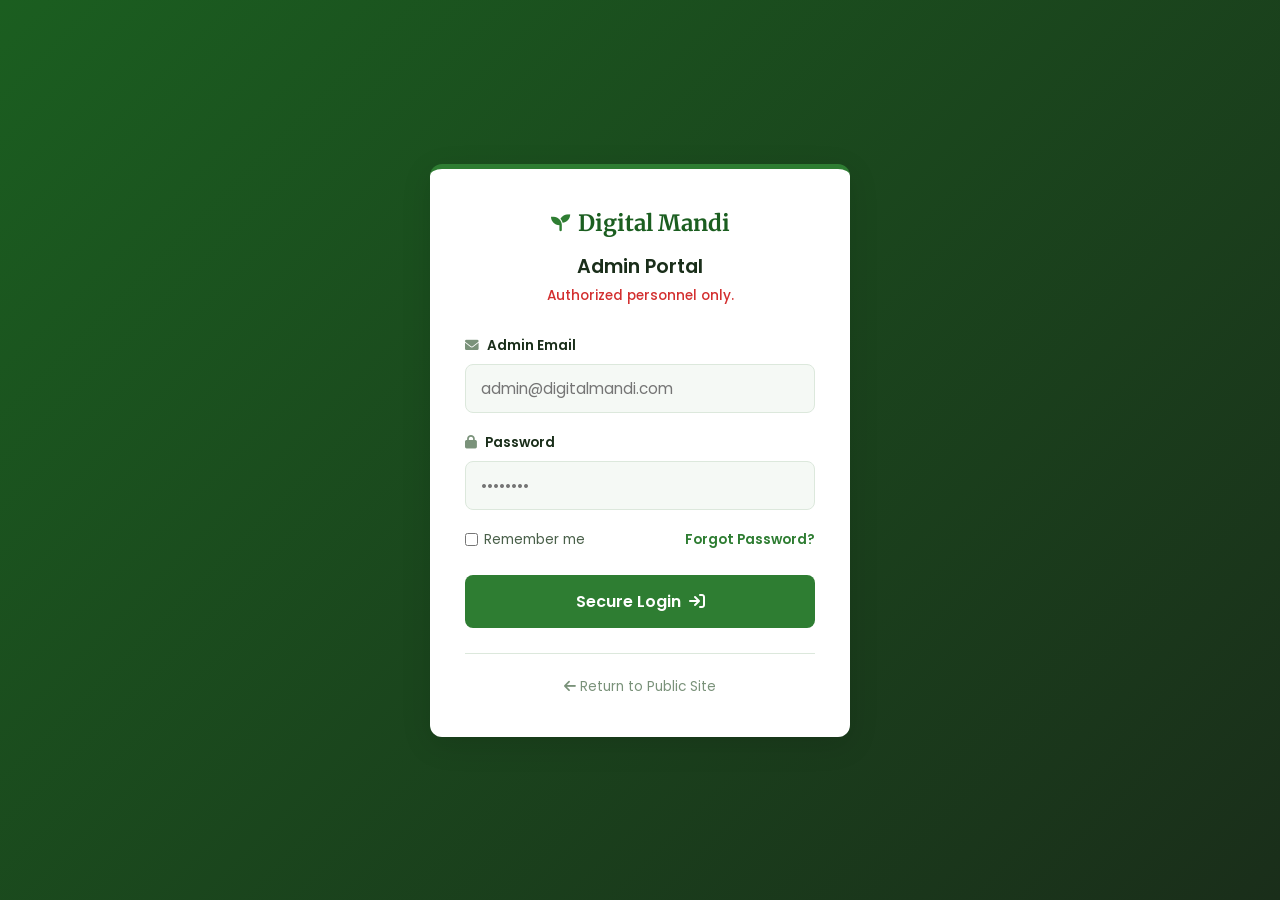
<file: pages/admin.html>
<!DOCTYPE html>
<html lang="en">
<head>
    <meta charset="UTF-8">
    <meta name="viewport" content="width=device-width, initial-scale=1.0">
    <title>Admin Portal - Digital Mandi</title>
    <link rel="stylesheet" href="../css/admin-login.css">
    <link rel="stylesheet" href="https://cdnjs.cloudflare.com/ajax/libs/font-awesome/6.0.0/css/all.min.css">
</head>
<body>

    <div class="admin-login-container">
        <div class="admin-card">
            <div class="admin-header">
                <div class="logo">
                    <i class="fa-solid fa-seedling"></i>
                    <h2>Digital Mandi</h2>
                </div>
                <h3>Admin Portal</h3>
                <p>Authorized personnel only.</p>
            </div>

            <form class="admin-form" action="#" method="POST">
                <div class="form-group">
                    <label class="form-label"><i class="fa-solid fa-envelope"></i> Admin Email</label>
                    <input type="email" class="form-input" placeholder="admin@digitalmandi.com" required>
                </div>

                <div class="form-group">
                    <label class="form-label"><i class="fa-solid fa-lock"></i> Password</label>
                    <input type="password" class="form-input" placeholder="••••••••" required>
                </div>

                <div class="form-row">
                    <label class="remember-label">
                        <input type="checkbox"> Remember me
                    </label>
                    <a href="#" class="forgot-link">Forgot Password?</a>
                </div>

                <button type="submit" class="btn btn-primary btn-full">Secure Login <i class="fa-solid fa-arrow-right-to-bracket"></i></button>
            </form>

            <div class="back-link">
                <a href="index.html"><i class="fa-solid fa-arrow-left"></i> Return to Public Site</a>
            </div>
        </div>
    </div>

</body>
</html>
</file>
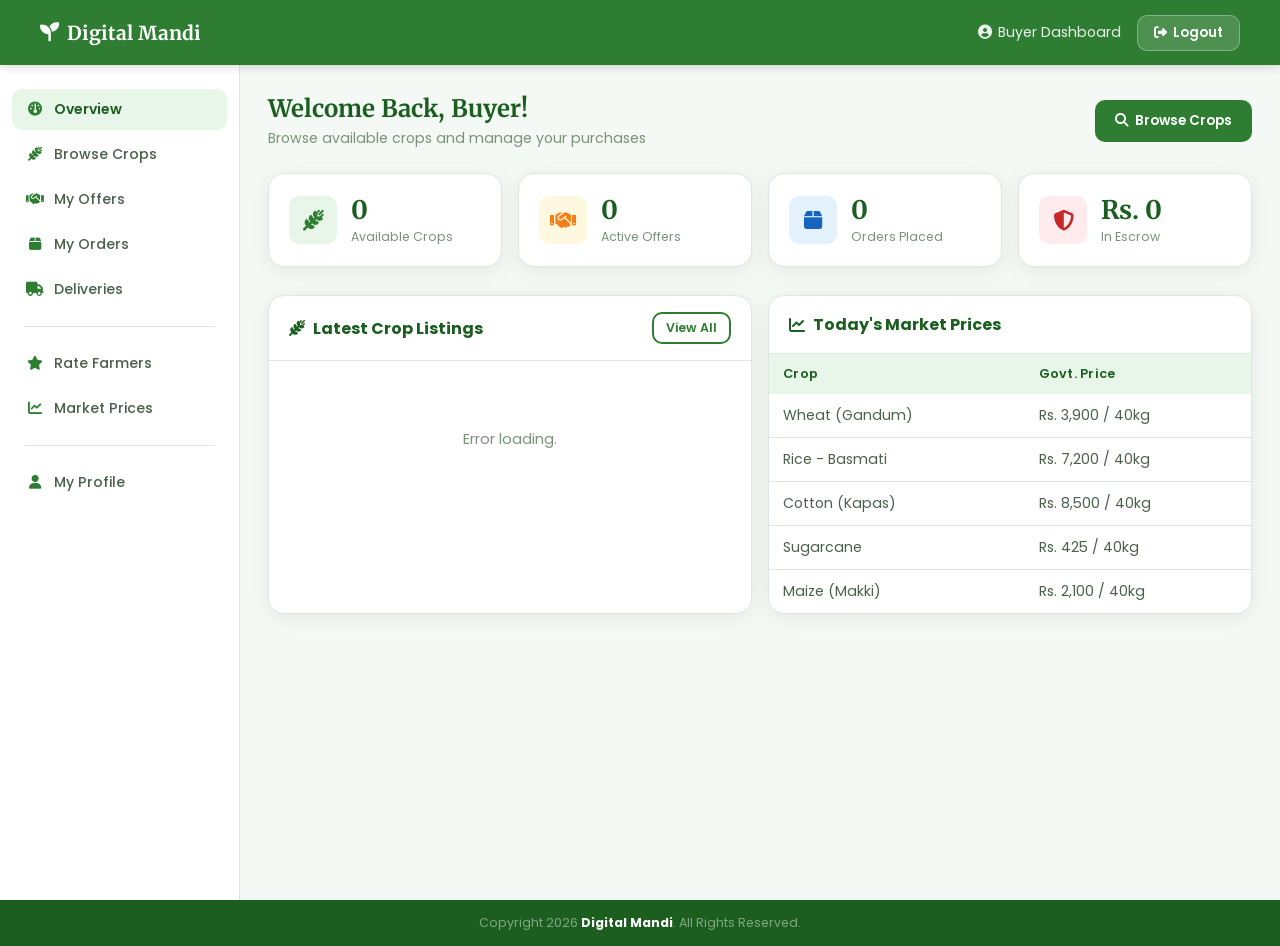
<file: pages/buyer_dashboard.html>
<!DOCTYPE html>
<html lang="en">
<head>
  <meta charset="UTF-8" />
  <meta name="viewport" content="width=device-width, initial-scale=1.0" />
  <title>Buyer Dashboard - Digital Mandi</title>
  <link rel="stylesheet" href="https://cdnjs.cloudflare.com/ajax/libs/font-awesome/6.5.0/css/all.min.css" />
  <link rel="stylesheet" href="../css/dashboard.css" />
</head>
<body>

  <!-- NAVBAR -->
  <nav class="navbar">
    <div class="navbar-inner">
      <div class="navbar-logo">
        <i class="fa-solid fa-seedling"></i>
        Digital Mandi
      </div>
      <div class="navbar-user">
        <span><i class="fa-solid fa-circle-user"></i> Buyer Dashboard</span>
        <a href="../api/auth/logout.php" class="logout-btn">
          <i class="fa-solid fa-right-from-bracket"></i> Logout
        </a>
      </div>
    </div>
  </nav>

  <div class="dashboard-layout">

    <!-- SIDEBAR -->
    <aside class="sidebar">
      <ul class="sidebar-menu">
        <li class="sidebar-item active" onclick="showSection('section-overview', this)">
          <i class="fa-solid fa-gauge"></i> Overview
        </li>
        <li class="sidebar-item" onclick="showSection('section-browse', this)">
          <i class="fa-solid fa-wheat-awn"></i> Browse Crops
        </li>
        <li class="sidebar-item" onclick="showSection('section-offers', this)">
          <i class="fa-solid fa-handshake"></i> My Offers
        </li>
        <li class="sidebar-item" onclick="showSection('section-orders', this)">
          <i class="fa-solid fa-box"></i> My Orders
        </li>
        <li
           class="sidebar-item"
           onclick="showSection('section-deliveries', this)"
         >
           <i class="fa-solid fa-truck"></i> Deliveries
         </li>
        <div class="sidebar-divider"></div>
        <li class="sidebar-item" onclick="showSection('section-ratings', this)">
          <i class="fa-solid fa-star"></i> Rate Farmers
        </li>
        <li class="sidebar-item" onclick="showSection('section-prices', this)">
          <i class="fa-solid fa-chart-line"></i> Market Prices
        </li>
        <div class="sidebar-divider"></div>
        <li class="sidebar-item" onclick="showSection('section-profile', this)">
          <i class="fa-solid fa-user"></i> My Profile
        </li>
      </ul>
    </aside>

    <!-- MAIN CONTENT -->
    <main class="main-content">


      <!-- SECTION 1: OVERVIEW -->
      <div id="section-overview" class="section-content">

        <div class="page-header">
          <div>
            <h2>Welcome Back, Buyer!</h2>
            <p>Browse available crops and manage your purchases</p>
          </div>
          <button class="btn btn-primary" onclick="showSection('section-browse', null)">
            <i class="fa-solid fa-magnifying-glass"></i> Browse Crops
          </button>
        </div>

        <!-- Stats -->
        <div class="stats-row">
          <div class="stat-card">
            <div class="stat-icon green"><i class="fa-solid fa-wheat-awn"></i></div>
            <div><div class="stat-num" id="stat-crops">0</div><div class="stat-label">Available Crops</div></div>
          </div>
          <div class="stat-card">
            <div class="stat-icon gold"><i class="fa-solid fa-handshake"></i></div>
            <div><div class="stat-num">0</div><div class="stat-label">Active Offers</div></div>
          </div>
          <div class="stat-card">
            <div class="stat-icon blue"><i class="fa-solid fa-box"></i></div>
            <div><div class="stat-num">0</div><div class="stat-label">Orders Placed</div></div>
          </div>
          <div class="stat-card">
            <div class="stat-icon red"><i class="fa-solid fa-shield-halved"></i></div>
            <div><div class="stat-num">Rs. 0</div><div class="stat-label">In Escrow</div></div>
          </div>
        </div>

        <!-- Quick cards -->
        <div class="form-row-2">
          <div class="card">
            <div class="card-header">
              <h4><i class="fa-solid fa-wheat-awn"></i> Latest Crop Listings</h4>
              <button class="btn btn-sm btn-outline" onclick="showSection('section-browse', null)">View All</button>
            </div>
            <div class="card-body" id="overview-crops">
              <div class="empty-state">
                <i class="fa-solid fa-spinner fa-spin"></i>
                <p>Loading crops...</p>
              </div>
            </div>
          </div>

          <div class="card">
            <div class="card-header">
              <h4><i class="fa-solid fa-chart-line"></i> Today's Market Prices</h4>
            </div>
            <div class="card-body" style="padding:0;">
              <table class="data-table">
                <thead><tr><th>Crop</th><th>Govt. Price</th></tr></thead>
                <tbody>
                  <tr><td>Wheat (Gandum)</td><td>Rs. 3,900 / 40kg</td></tr>
                  <tr><td>Rice - Basmati</td><td>Rs. 7,200 / 40kg</td></tr>
                  <tr><td>Cotton (Kapas)</td><td>Rs. 8,500 / 40kg</td></tr>
                  <tr><td>Sugarcane</td><td>Rs. 425 / 40kg</td></tr>
                  <tr><td>Maize (Makki)</td><td>Rs. 2,100 / 40kg</td></tr>
                </tbody>
              </table>
            </div>
          </div>
        </div>
      </div>


      <!-- SECTION 2: BROWSE CROPS -->
      <div id="section-browse" class="section-content" style="display:none;">

        <div class="page-header">
          <div>
            <h2>Browse Available Crops</h2>
            <p>Find fresh crops directly from farmers at fair prices</p>
          </div>
        </div>

        <!-- Filter Bar -->
        <div class="card" style="margin-bottom:20px;">
          <div class="card-body" style="padding:16px 20px;">
            <div class="form-row-3">
              <div class="form-group" style="margin-bottom:0;">
                <label class="form-label">Filter by Crop</label>
                <select id="filter-crop" class="form-select" onchange="loadCrops()">
                  <option value="">All Crops</option>
                  <option>Wheat (Gandum)</option>
                  <option>Rice (Chawal)</option>
                  <option>Cotton (Kapas)</option>
                  <option>Sugarcane (Ganna)</option>
                  <option>Maize (Makki)</option>
                  <option>Vegetables</option>
                  <option>Other</option>
                </select>
              </div>
              <div class="form-group" style="margin-bottom:0;">
                <label class="form-label">Filter by Location</label>
                <input type="text" id="filter-location" class="form-input"
                       placeholder="e.g. Faisalabad" oninput="loadCrops()" />
              </div>
              <div class="form-group" style="margin-bottom:0;">
                <label class="form-label">Sort By</label>
                <select id="filter-sort" class="form-select" onchange="loadCrops()">
                  <option value="newest">Newest First</option>
                  <option value="price_low">Price: Low to High</option>
                  <option value="price_high">Price: High to Low</option>
                </select>
              </div>
            </div>
          </div>
        </div>

        <!-- Crops Grid -->
        <div id="browse-crops-container">
          <div class="empty-state">
            <i class="fa-solid fa-spinner fa-spin"></i>
            <p>Loading available crops...</p>
          </div>
        </div>

      </div>


      <!-- SECTION 3: MY OFFERS -->
      <div id="section-offers" class="section-content" style="display:none;">
        <div class="page-header">
          <div><h2>My Offers</h2><p>Offers you have sent to farmers</p></div>
        </div>
        <div class="card">
          <div class="card-body">
            <div class="empty-state">
              <i class="fa-solid fa-handshake"></i>
              <p>No offers sent yet. Browse crops and send an offer!</p>
              <button class="btn btn-primary btn-sm" onclick="showSection('section-browse', null)">Browse Crops</button>
            </div>
          </div>
        </div>
      </div>


      <!-- SECTION 4: MY ORDERS -->
      <div id="section-orders" class="section-content" style="display:none;">
        <div class="page-header">
          <div><h2>My Orders</h2><p>Track your confirmed orders and delivery status</p></div>
        </div>
        <div class="card">
          <div class="card-body">
            <div class="empty-state">
              <i class="fa-solid fa-box"></i>
              <p>No orders yet. Orders will appear here after a deal is confirmed.</p>
            </div>
          </div>
        </div>
      </div>

      <!-- SECTION: DELIVERIES -->
<div id="section-deliveries" class="section-content" style="display:none;">
  <div class="page-header">
    <div>
      <h2>Available Delivery Services</h2>
      <p>Find delivery men to transport your goods safely</p>
    </div>
  </div>
  <div id="delivery-routes-container">
    <div class="empty-state">
      <i class="fa-solid fa-spinner fa-spin"></i>
      <p>Loading delivery routes...</p>
    </div>
  </div>
</div>

      <!-- SECTION 5: RATE FARMERS -->
      <div id="section-ratings" class="section-content" style="display:none;">

        <div class="page-header">
          <div>
            <h2>Rate Farmers</h2>
            <p>Share your experience to help other buyers</p>
          </div>
        </div>

        <!-- Rating Form -->
        <div class="card" style="margin-bottom:20px;">
          <div class="card-header">
            <h4><i class="fa-solid fa-star"></i> Give Rating to a Farmer</h4>
          </div>
          <div class="card-body">
            <form id="ratingForm" onsubmit="handleRatingSubmit(event)">

              <div class="form-row-2">
                <div class="form-group">
                  <label class="form-label">Farmer Name / ID</label>
                  <input type="text" name="farmer_name" id="farmer_name"
                         class="form-input" placeholder="e.g. Ahmad Khan or Farmer ID" required />
                </div>
                <div class="form-group">
                  <label class="form-label">Your Rating</label>
                  <select name="rating" id="rating" class="form-select" required>
                    <option value="">Select Rating</option>
                    <option value="5">⭐⭐⭐⭐⭐ — Excellent (5/5)</option>
                    <option value="4">⭐⭐⭐⭐ — Very Good (4/5)</option>
                    <option value="3">⭐⭐⭐ — Good (3/5)</option>
                    <option value="2">⭐⭐ — Fair (2/5)</option>
                    <option value="1">⭐ — Poor (1/5)</option>
                  </select>
                </div>
              </div>

              <div class="form-group">
                <label class="form-label">Your Review</label>
                <textarea name="review" id="review" class="form-input" rows="3"
                          placeholder="Write your honest experience with this farmer..."
                          style="resize:vertical;"></textarea>
              </div>

              <div id="rating-msg" class="msg-box"></div>

              <button type="submit" id="rating-btn" class="btn btn-primary">
                <i class="fa-solid fa-paper-plane"></i> Submit Rating
              </button>

            </form>
          </div>
        </div>

        <!-- Previous Ratings -->
        <div class="card">
          <div class="card-header">
            <h4><i class="fa-solid fa-list"></i> Ratings You Have Given</h4>
          </div>
          <div class="card-body">
            <div class="empty-state">
              <i class="fa-solid fa-star"></i>
              <p>You have not rated any farmer yet.</p>
            </div>
          </div>
        </div>

      </div>


      <!-- SECTION 6: MARKET PRICES -->
      <div id="section-prices" class="section-content" style="display:none;">
        <div class="page-header">
          <div><h2>Government Market Prices</h2><p>Official rates — Last updated: March 2026</p></div>
        </div>
        <div class="card">
          <div class="card-body" style="padding:0;">
            <table class="data-table">
              <thead>
                <tr><th>Crop / Product</th><th>Unit</th><th>Govt. Price (Rs.)</th><th>Category</th></tr>
              </thead>
              <tbody>
                <tr><td>Wheat (Gandum)</td><td>40 kg</td><td><strong>3,900</strong></td><td><span class="badge badge-green">Crop</span></td></tr>
                <tr><td>Rice - Basmati</td><td>40 kg</td><td><strong>7,200</strong></td><td><span class="badge badge-green">Crop</span></td></tr>
                <tr><td>Sugarcane (Ganna)</td><td>40 kg</td><td><strong>425</strong></td><td><span class="badge badge-green">Crop</span></td></tr>
                <tr><td>Cotton (Kapas)</td><td>40 kg</td><td><strong>8,500</strong></td><td><span class="badge badge-green">Crop</span></td></tr>
                <tr><td>Maize (Makki)</td><td>40 kg</td><td><strong>2,100</strong></td><td><span class="badge badge-green">Crop</span></td></tr>
                <tr><td>DAP Fertilizer</td><td>50 kg bag</td><td><strong>9,400</strong></td><td><span class="badge badge-gold">Fertilizer</span></td></tr>
                <tr><td>Urea Fertilizer</td><td>50 kg bag</td><td><strong>3,500</strong></td><td><span class="badge badge-gold">Fertilizer</span></td></tr>
              </tbody>
            </table>
          </div>
        </div>
      </div>


      <!-- SECTION 7: PROFILE -->
      <div id="section-profile" class="section-content" style="display:none;">
        <div class="page-header">
          <div><h2>My Profile</h2><p>Your account information</p></div>
        </div>
        <div class="card">
          <div class="card-body">
            <div class="empty-state">
              <i class="fa-solid fa-user"></i>
              <p>Profile details coming soon.</p>
            </div>
          </div>
        </div>
      </div>


    </main>
  </div>

  <!-- FOOTER -->
  <footer class="footer">
    <p>Copyright 2026 <strong>Digital Mandi</strong>. All Rights Reserved.</p>
  </footer>

  <script src="../js/buyer_dashboard.js"></script>
</body>
</html>
</file>
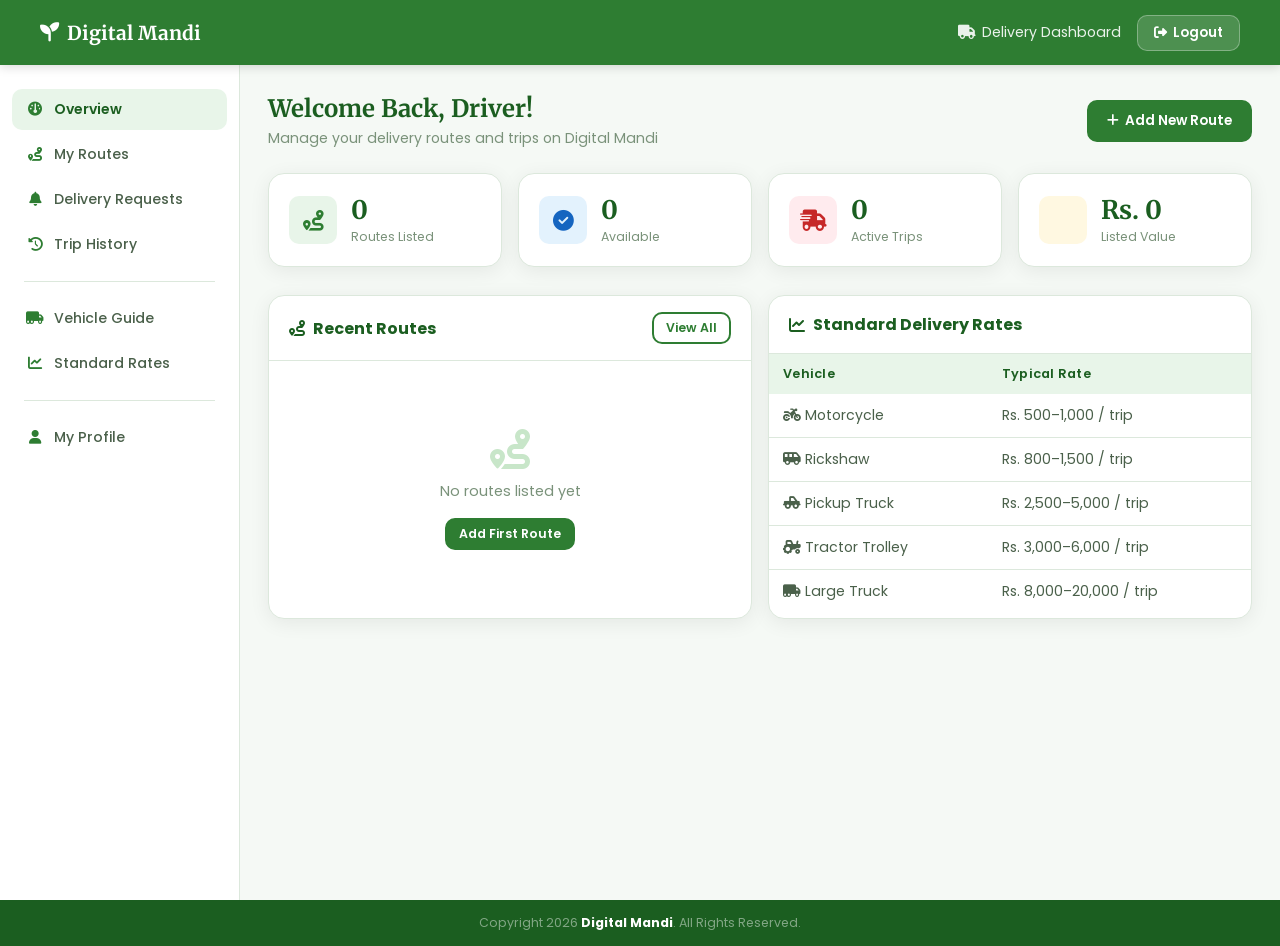
<file: pages/delivery_dashboard.html>
<!DOCTYPE html>
<html lang="en">

<head>
    <meta charset="UTF-8" />
    <meta name="viewport" content="width=device-width, initial-scale=1.0" />
    <title>Delivery Dashboard - Digital Mandi</title>
    <link rel="stylesheet" href="https://cdnjs.cloudflare.com/ajax/libs/font-awesome/6.5.0/css/all.min.css" />
    <link rel="stylesheet" href="../css/dashboard.css" />
    <script src="../js/delivery_dashboard.js" defer></script>
</head>

<body>

    <!-- NAVBAR -->
    <nav class="navbar">
        <div class="navbar-inner">
            <div class="navbar-logo">
                <i class="fa-solid fa-seedling"></i>
                Digital Mandi
            </div>
            <div class="navbar-user">
                <span><i class="fa-solid fa-truck"></i> Delivery Dashboard</span>
                <a href="../api/auth/logout.php" class="logout-btn">
                    <i class="fa-solid fa-right-from-bracket"></i> Logout
                </a>
            </div>
        </div>
    </nav>

    <div class="dashboard-layout">

        <!-- SIDEBAR -->
        <aside class="sidebar">
            <ul class="sidebar-menu">
                <li class="sidebar-item active" onclick="showSection('section-overview', this)">
                    <i class="fa-solid fa-gauge"></i> Overview
                </li>
                <li class="sidebar-item" onclick="showSection('section-routes', this)">
                    <i class="fa-solid fa-route"></i> My Routes
                </li>
                <li class="sidebar-item" onclick="showSection('section-requests', this)">
                    <i class="fa-solid fa-bell"></i> Delivery Requests
                </li>
                <li class="sidebar-item" onclick="showSection('section-history', this)">
                    <i class="fa-solid fa-clock-rotate-left"></i> Trip History
                </li>
                <div class="sidebar-divider"></div>
                <li class="sidebar-item" onclick="showSection('section-vehicles', this)">
                    <i class="fa-solid fa-truck-moving"></i> Vehicle Guide
                </li>
                <li class="sidebar-item" onclick="showSection('section-rates', this)">
                    <i class="fa-solid fa-chart-line"></i> Standard Rates
                </li>
                <div class="sidebar-divider"></div>
                <li class="sidebar-item" onclick="showSection('section-profile', this)">
                    <i class="fa-solid fa-user"></i> My Profile
                </li>
            </ul>
        </aside>

        <!-- MAIN CONTENT -->
        <main class="main-content">


            <!-- SECTION 1: OVERVIEW -->
            <div id="section-overview" class="section-content">
                <div class="page-header">
                    <div>
                        <h2>Welcome Back, Driver!</h2>
                        <p>Manage your delivery routes and trips on Digital Mandi</p>
                    </div>
                    <button class="btn btn-primary" onclick="showSection('section-routes', null); showAddForm();">
                        <i class="fa-solid fa-plus"></i> Add New Route
                    </button>
                </div>

                <!-- Stats -->
                <div class="stats-row">
                    <div class="stat-card">
                        <div class="stat-icon green"><i class="fa-solid fa-route"></i></div>
                        <div>
                            <div class="stat-num" id="stat-total">0</div>
                            <div class="stat-label">Routes Listed</div>
                        </div>
                    </div>
                    <div class="stat-card">
                        <div class="stat-icon blue"><i class="fa-solid fa-circle-check"></i></div>
                        <div>
                            <div class="stat-num" id="stat-available">0</div>
                            <div class="stat-label">Available</div>
                        </div>
                    </div>
                    <div class="stat-card">
                        <div class="stat-icon red"><i class="fa-solid fa-truck-fast"></i></div>
                        <div>
                            <div class="stat-num" id="stat-busy">0</div>
                            <div class="stat-label">Active Trips</div>
                        </div>
                    </div>
                    <div class="stat-card">
                        <div class="stat-icon gold"><i class="fa-solid fa-Pakistani-rupee-sign"></i></div>
                        <div>
                            <div class="stat-num" id="stat-earnings">Rs. 0</div>
                            <div class="stat-label">Listed Value</div>
                        </div>
                    </div>
                </div>

                <!-- Quick cards -->
                <div class="form-row-2">
                    <div class="card">
                        <div class="card-header">
                            <h4><i class="fa-solid fa-route"></i> Recent Routes</h4>
                            <button class="btn btn-sm btn-outline" onclick="showSection('section-routes', null)">View
                                All</button>
                        </div>
                        <div class="card-body">
                            <div class="empty-state">
                                <i class="fa-solid fa-route"></i>
                                <p>No routes listed yet</p>
                                <button class="btn btn-primary btn-sm"
                                    onclick="showSection('section-routes', null); showAddForm();">Add First
                                    Route</button>
                            </div>
                        </div>
                    </div>

                    <div class="card">
                        <div class="card-header">
                            <h4><i class="fa-solid fa-chart-line"></i> Standard Delivery Rates</h4>
                        </div>
                        <div class="card-body" style="padding:0;">
                            <table class="data-table">
                                <thead>
                                    <tr>
                                        <th>Vehicle</th>
                                        <th>Typical Rate</th>
                                    </tr>
                                </thead>
                                <tbody>
                                    <tr>
                                        <td><i class="fa-solid fa-motorcycle"></i> Motorcycle</td>
                                        <td>Rs. 500–1,000 / trip</td>
                                    </tr>
                                    <tr>
                                        <td><i class="fa-solid fa-van-shuttle"></i> Rickshaw</td>
                                        <td>Rs. 800–1,500 / trip</td>
                                    </tr>
                                    <tr>
                                        <td><i class="fa-solid fa-truck-pickup"></i> Pickup Truck</td>
                                        <td>Rs. 2,500–5,000 / trip</td>
                                    </tr>
                                    <tr>
                                        <td><i class="fa-solid fa-tractor"></i> Tractor Trolley</td>
                                        <td>Rs. 3,000–6,000 / trip</td>
                                    </tr>
                                    <tr>
                                        <td><i class="fa-solid fa-truck-moving"></i> Large Truck</td>
                                        <td>Rs. 8,000–20,000 / trip</td>
                                    </tr>
                                </tbody>
                            </table>
                        </div>
                    </div>
                </div>
            </div>


            <!-- SECTION 2: MY ROUTES (CRUD) -->
            <div id="section-routes" class="section-content" style="display:none;">
                <div class="page-header">
                    <div>
                        <h2>My Delivery Routes</h2>
                        <p>Add, edit or remove the routes you can deliver on</p>
                    </div>
                    <button class="btn btn-primary" onclick="showAddForm()">
                        <i class="fa-solid fa-plus"></i> Add New Route
                    </button>
                </div>

                <!-- Add / Edit Form -->
                <div class="card" id="route-form-card" style="display:none;">
                    <div class="card-header">
                        <h4><i class="fa-solid fa-route"></i> <span id="form-title">Add New Route</span></h4>
                        <button class="btn btn-sm btn-outline" onclick="hideForm()">
                            <i class="fa-solid fa-xmark"></i> Cancel
                        </button>
                    </div>
                    <div class="card-body">
                        <form id="routeForm" onsubmit="handleRouteSubmit(event)">

                            <input type="hidden" id="route_id" name="route_id" value="" />

                            <div class="form-row-2">
                                <div class="form-group">
                                    <label class="form-label">Pickup Area (From)</label>
                                    <input type="text" name="pickup_area" id="pickup_area" class="form-input"
                                        placeholder="e.g. Faisalabad Mandi, Punjab" required />
                                </div>
                                <div class="form-group">
                                    <label class="form-label">Drop Area (To)</label>
                                    <input type="text" name="drop_area" id="drop_area" class="form-input"
                                        placeholder="e.g. Lahore Sabzi Mandi" required />
                                </div>
                            </div>

                            <div class="form-row-3">
                                <div class="form-group">
                                    <label class="form-label">Vehicle Type</label>
                                    <select name="vehicle_type" id="vehicle_type" class="form-select" required>
                                        <option value="">Select Vehicle</option>
                                        <option value="motorcycle">Motorcycle</option>
                                        <option value="rickshaw">Rickshaw</option>
                                        <option value="pickup_truck">Pickup Truck</option>
                                        <option value="tractor_trolley">Tractor Trolley</option>
                                        <option value="mini_truck">Mini Truck</option>
                                        <option value="large_truck">Large Truck</option>
                                    </select>
                                </div>
                                <div class="form-group">
                                    <label class="form-label">Cargo Type</label>
                                    <select name="cargo_type" id="cargo_type" class="form-select" required>
                                        <option value="crops">Crops</option>
                                        <option value="fertilizer">Fertilizer</option>
                                        <option value="seeds">Seeds</option>
                                        <option value="mixed">Mixed / Any</option>
                                    </select>
                                </div>
                                <div class="form-group">
                                    <label class="form-label">Capacity (kg)</label>
                                    <input type="number" name="capacity_kg" id="capacity_kg" class="form-input"
                                        placeholder="e.g. 2000" required />
                                </div>
                            </div>

                            <div class="form-row-3">
                                <div class="form-group">
                                    <label class="form-label">Price per Trip (Rs.)</label>
                                    <input type="number" name="price_per_trip" id="price_per_trip" class="form-input"
                                        placeholder="e.g. 5000" required />
                                </div>
                                <div class="form-group">
                                    <label class="form-label">Contact Number</label>
                                    <input type="text" name="contact" id="contact" class="form-input"
                                        placeholder="e.g. 03001234567" required />
                                </div>
                                <div class="form-group">
                                    <label class="form-label">Status</label>
                                    <select name="status" id="status" class="form-select">
                                        <option value="available">Available</option>
                                        <option value="busy">Busy (On Trip)</option>
                                        <option value="on_leave">On Leave</option>
                                    </select>
                                </div>
                            </div>

                            <div class="form-group">
                                <label class="form-label">Description (optional)</label>
                                <input type="text" name="description" id="description" class="form-input"
                                    placeholder="Any extra details — scheduling, special cargo handling..." />
                            </div>

                            <div id="form-msg" class="msg-box"></div>

                            <button type="submit" id="form-btn" class="btn btn-primary">
                                <i class="fa-solid fa-floppy-disk"></i> Save Route
                            </button>

                        </form>
                    </div>
                </div>

                <!-- Routes Table -->
                <div class="card">
                    <div class="card-header">
                        <h4><i class="fa-solid fa-list"></i> All My Routes</h4>
                    </div>
                    <div class="card-body" style="padding:0;">
                        <div id="routes-container">
                            <div class="empty-state">
                                <i class="fa-solid fa-spinner fa-spin"></i>
                                <p>Loading your routes...</p>
                            </div>
                        </div>
                    </div>
                </div>
            </div>


            <!-- SECTION 3: DELIVERY REQUESTS -->
            <div id="section-requests" class="section-content" style="display:none;">
                <div class="page-header">
                    <div>
                        <h2>Delivery Requests</h2>
                        <p>Farmers and buyers looking for delivery in your area</p>
                    </div>
                </div>
                <div class="card">
                    <div class="card-body">
                        <div class="empty-state">
                            <i class="fa-solid fa-bell"></i>
                            <p>No delivery requests yet. Add your routes so farmers can find you!</p>
                            <button class="btn btn-primary btn-sm"
                                onclick="showSection('section-routes', null); showAddForm();">Add a Route</button>
                        </div>
                    </div>
                </div>
            </div>


            <!-- SECTION 4: TRIP HISTORY -->
            <div id="section-history" class="section-content" style="display:none;">
                <div class="page-header">
                    <div>
                        <h2>Trip History</h2>
                        <p>Track your completed delivery trips and earnings</p>
                    </div>
                </div>
                <div class="card">
                    <div class="card-body">
                        <div class="empty-state">
                            <i class="fa-solid fa-clock-rotate-left"></i>
                            <p>No trips completed yet. Completed trips will appear here.</p>
                        </div>
                    </div>
                </div>
            </div>


            <!-- SECTION 5: VEHICLE GUIDE -->
            <div id="section-vehicles" class="section-content" style="display:none;">
                <div class="page-header">
                    <div>
                        <h2>Vehicle Suitability Guide</h2>
                        <p>Which vehicle is best for which agricultural cargo</p>
                    </div>
                </div>
                <div class="card">
                    <div class="card-body" style="padding:0;">
                        <table class="data-table">
                            <thead>
                                <tr>
                                    <th>Vehicle</th>
                                    <th>Urdu Name</th>
                                    <th>Capacity</th>
                                    <th>Best For</th>
                                    <th>Typical Route</th>
                                    <th>Rate Range</th>
                                </tr>
                            </thead>
                            <tbody>
                                <tr>
                                    <td><i class="fa-solid fa-motorcycle"></i> <strong>Motorcycle</strong></td>
                                    <td>موٹر سائیکل</td>
                                    <td>Up to 80 kg</td>
                                    <td><span class="badge badge-blue">Seeds / Documents</span></td>
                                    <td>Local village routes</td>
                                    <td>Rs. 500–1,000 / trip</td>
                                </tr>
                                <tr>
                                    <td><i class="fa-solid fa-van-shuttle"></i> <strong>Rickshaw</strong></td>
                                    <td>رکشہ / چنگچی</td>
                                    <td>Up to 300 kg</td>
                                    <td><span class="badge badge-green">Vegetables / Small loads</span></td>
                                    <td>Mandi to nearby areas</td>
                                    <td>Rs. 800–1,500 / trip</td>
                                </tr>
                                <tr>
                                    <td><i class="fa-solid fa-truck-pickup"></i> <strong>Pickup Truck</strong></td>
                                    <td>پک اپ گاڑی</td>
                                    <td>Up to 1,500 kg</td>
                                    <td><span class="badge badge-gold">Fertilizer / Crops</span></td>
                                    <td>District to district</td>
                                    <td>Rs. 2,500–5,000 / trip</td>
                                </tr>
                                <tr>
                                    <td><i class="fa-solid fa-tractor"></i> <strong>Tractor Trolley</strong></td>
                                    <td>ٹریکٹر ٹرالی</td>
                                    <td>Up to 5,000 kg</td>
                                    <td><span class="badge badge-green">Wheat / Rice / Bulk crops</span></td>
                                    <td>Farm to mandi</td>
                                    <td>Rs. 3,000–6,000 / trip</td>
                                </tr>
                                <tr>
                                    <td><i class="fa-solid fa-truck"></i> <strong>Mini Truck</strong></td>
                                    <td>چھوٹا ٹرک</td>
                                    <td>Up to 7,000 kg</td>
                                    <td><span class="badge badge-gold">Fertilizer / Mixed cargo</span></td>
                                    <td>Province-wide delivery</td>
                                    <td>Rs. 5,000–12,000 / trip</td>
                                </tr>
                                <tr>
                                    <td><i class="fa-solid fa-truck-moving"></i> <strong>Large Truck</strong></td>
                                    <td>بڑا ٹرک</td>
                                    <td>10,000+ kg</td>
                                    <td><span class="badge badge-green">Cotton / Sugarcane / Bulk</span></td>
                                    <td>Inter-city / national</td>
                                    <td>Rs. 8,000–20,000 / trip</td>
                                </tr>
                            </tbody>
                        </table>
                    </div>
                </div>
            </div>


            <!-- SECTION 6: STANDARD RATES -->
            <div id="section-rates" class="section-content" style="display:none;">
                <div class="page-header">
                    <div>
                        <h2>Standard Delivery Rates — Pakistan</h2>
                        <p>Market reference rates for agricultural transport — April 2026</p>
                    </div>
                </div>
                <div class="card">
                    <div class="card-body" style="padding:0;">
                        <table class="data-table">
                            <thead>
                                <tr>
                                    <th>Route Type</th>
                                    <th>Distance</th>
                                    <th>Vehicle</th>
                                    <th>Cargo</th>
                                    <th>Market Rate (Rs.)</th>
                                </tr>
                            </thead>
                            <tbody>
                                <tr>
                                    <td>Village → Local Mandi</td>
                                    <td>5–15 km</td>
                                    <td><i class="fa-solid fa-tractor"></i> Tractor Trolley</td>
                                    <td><span class="badge badge-green">Crops</span></td>
                                    <td><strong>3,000–4,000</strong></td>
                                </tr>
                                <tr>
                                    <td>Mandi → City Wholesale</td>
                                    <td>20–50 km</td>
                                    <td><i class="fa-solid fa-truck-pickup"></i> Pickup Truck</td>
                                    <td><span class="badge badge-green">Vegetables</span></td>
                                    <td><strong>2,500–4,500</strong></td>
                                </tr>
                                <tr>
                                    <td>District → Lahore</td>
                                    <td>100–200 km</td>
                                    <td><i class="fa-solid fa-truck"></i> Mini Truck</td>
                                    <td><span class="badge badge-gold">Fertilizer</span></td>
                                    <td><strong>8,000–12,000</strong></td>
                                </tr>
                                <tr>
                                    <td>Farm → Flour Mill (Chakki)</td>
                                    <td>10–30 km</td>
                                    <td><i class="fa-solid fa-tractor"></i> Tractor Trolley</td>
                                    <td><span class="badge badge-green">Wheat</span></td>
                                    <td><strong>3,500–5,000</strong></td>
                                </tr>
                                <tr>
                                    <td>Sindh ↔ Punjab</td>
                                    <td>300–600 km</td>
                                    <td><i class="fa-solid fa-truck-moving"></i> Large Truck</td>
                                    <td><span class="badge badge-green">Cotton / Rice</span></td>
                                    <td><strong>15,000–25,000</strong></td>
                                </tr>
                                <tr>
                                    <td>Shop → Nearby Village</td>
                                    <td>5–20 km</td>
                                    <td><i class="fa-solid fa-truck-pickup"></i> Pickup / Rickshaw</td>
                                    <td><span class="badge badge-blue">Seeds</span></td>
                                    <td><strong>1,000–2,500</strong></td>
                                </tr>
                            </tbody>
                        </table>
                    </div>
                </div>
            </div>


            <!-- SECTION 7: PROFILE -->
            <div id="section-profile" class="section-content" style="display:none;">
                <div class="page-header">
                    <div>
                        <h2>My Profile</h2>
                        <p>Your driver account information</p>
                    </div>
                </div>
                <div class="card">
                    <div class="card-body">
                        <div class="empty-state">
                            <i class="fa-solid fa-truck"></i>
                            <p>Profile details coming soon.</p>
                        </div>
                    </div>
                </div>
            </div>


        </main>
    </div>

    <!-- FOOTER -->
    <footer class="footer">
        <p>Copyright 2026 <strong>Digital Mandi</strong>. All Rights Reserved.</p>
    </footer>

    <script src="../js/delivery_dashboard.js"></script>

</body>

</html>
</file>
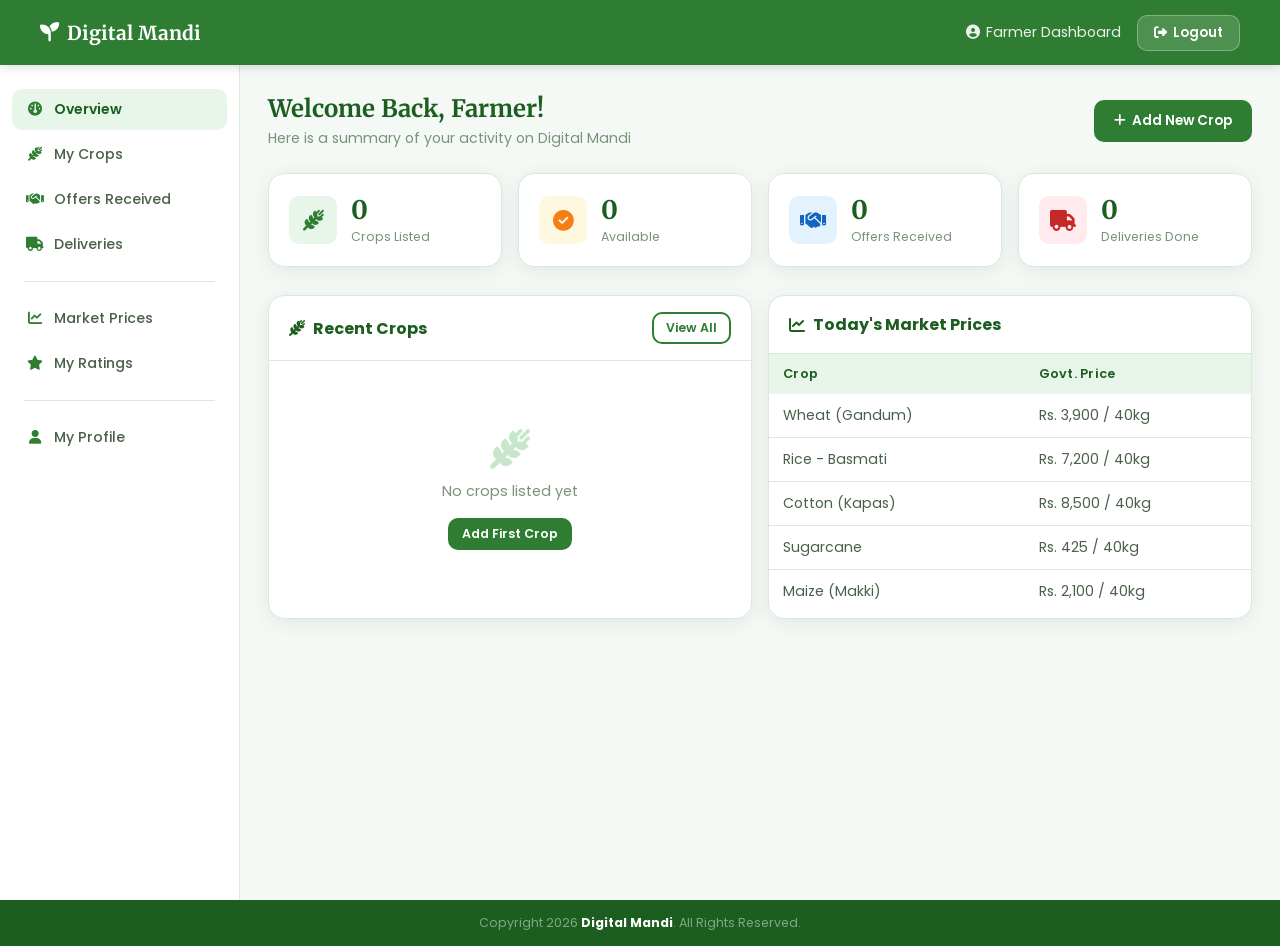
<file: pages/farmer_dashboard.html>
<!doctype html>
<html lang="en">
  <head>
    <meta charset="UTF-8" />
    <meta name="viewport" content="width=device-width, initial-scale=1.0" />
    <title>Farmer Dashboard - Digital Mandi</title>
    <link
      rel="stylesheet"
      href="https://cdnjs.cloudflare.com/ajax/libs/font-awesome/6.5.0/css/all.min.css"
    />
    <link rel="stylesheet" href="../css/dashboard.css" />
    <script defer src="../js/farmer_dashboard.js"></script>
  </head>
  <body>
    <!-- NAVBAR -->
    <nav class="navbar">
      <div class="navbar-inner">
        <div class="navbar-logo">
          <i class="fa-solid fa-seedling"></i>
          Digital Mandi
        </div>
        <div class="navbar-user">
          <span><i class="fa-solid fa-circle-user"></i> Farmer Dashboard</span>
          <a href="../api/auth/logout.php" class="logout-btn">
            <i class="fa-solid fa-right-from-bracket"></i> Logout
          </a>
        </div>
      </div>
    </nav>

    <div class="dashboard-layout">
      <!-- SIDEBAR -->
      <aside class="sidebar">
        <ul class="sidebar-menu">
          <li
            class="sidebar-item active"
            onclick="showSection('section-overview', this)"
          >
            <i class="fa-solid fa-gauge"></i> Overview
          </li>
          <li class="sidebar-item" onclick="showSection('section-crops', this)">
            <i class="fa-solid fa-wheat-awn"></i> My Crops
          </li>
          <li
            class="sidebar-item"
            onclick="showSection('section-offers', this)"
          >
            <i class="fa-solid fa-handshake"></i> Offers Received
          </li>
          <li
            class="sidebar-item"
            onclick="showSection('section-deliveries', this)"
          >
            <i class="fa-solid fa-truck"></i> Deliveries
          </li>
          <div class="sidebar-divider"></div>
          <li
            class="sidebar-item"
            onclick="showSection('section-prices', this)"
          >
            <i class="fa-solid fa-chart-line"></i> Market Prices
          </li>
          <li
            class="sidebar-item"
            onclick="showSection('section-ratings', this)"
          >
            <i class="fa-solid fa-star"></i> My Ratings
          </li>
          <div class="sidebar-divider"></div>
          <li
            class="sidebar-item"
            onclick="showSection('section-profile', this)"
          >
            <i class="fa-solid fa-user"></i> My Profile
          </li>
        </ul>
      </aside>

      <!-- MAIN CONTENT -->
      <main class="main-content">
        <!-- SECTION 1: OVERVIEW -->
        <div id="section-overview" class="section-content">
          <div class="page-header">
            <div>
              <h2>Welcome Back, Farmer!</h2>
              <p>Here is a summary of your activity on Digital Mandi</p>
            </div>
            <button
              class="btn btn-primary"
              onclick="
                showSection('section-crops', null);
                showAddForm();
              "
            >
              <i class="fa-solid fa-plus"></i> Add New Crop
            </button>
          </div>

          <!-- Stats -->
          <div class="stats-row">
            <div class="stat-card">
              <div class="stat-icon green">
                <i class="fa-solid fa-wheat-awn"></i>
              </div>
              <div>
                <div class="stat-num">0</div>
                <div class="stat-label">Crops Listed</div>
              </div>
            </div>
            <div class="stat-card">
              <div class="stat-icon gold">
                <i class="fa-solid fa-circle-check"></i>
              </div>
              <div>
                <div class="stat-num">0</div>
                <div class="stat-label">Available</div>
              </div>
            </div>
            <div class="stat-card">
              <div class="stat-icon blue">
                <i class="fa-solid fa-handshake"></i>
              </div>
              <div>
                <div class="stat-num">0</div>
                <div class="stat-label">Offers Received</div>
              </div>
            </div>
            <div class="stat-card">
              <div class="stat-icon red"><i class="fa-solid fa-truck"></i></div>
              <div>
                <div class="stat-num">0</div>
                <div class="stat-label">Deliveries Done</div>
              </div>
            </div>
          </div>

          <!-- Quick cards -->
          <div class="form-row-2">
            <div class="card">
              <div class="card-header">
                <h4><i class="fa-solid fa-wheat-awn"></i> Recent Crops</h4>
                <button
                  class="btn btn-sm btn-outline"
                  onclick="showSection('section-crops', null)"
                >
                  View All
                </button>
              </div>
              <div class="card-body">
                <div class="empty-state">
                  <i class="fa-solid fa-wheat-awn"></i>
                  <p>No crops listed yet</p>
                  <button
                    class="btn btn-primary btn-sm"
                    onclick="
                      showSection('section-crops', null);
                      showAddForm();
                    "
                  >
                    Add First Crop
                  </button>
                </div>
              </div>
            </div>

            <div class="card">
              <div class="card-header">
                <h4>
                  <i class="fa-solid fa-chart-line"></i> Today's Market Prices
                </h4>
              </div>
              <div class="card-body" style="padding: 0">
                <table class="data-table">
                  <thead>
                    <tr>
                      <th>Crop</th>
                      <th>Govt. Price</th>
                    </tr>
                  </thead>
                  <tbody>
                    <tr>
                      <td>Wheat (Gandum)</td>
                      <td>Rs. 3,900 / 40kg</td>
                    </tr>
                    <tr>
                      <td>Rice - Basmati</td>
                      <td>Rs. 7,200 / 40kg</td>
                    </tr>
                    <tr>
                      <td>Cotton (Kapas)</td>
                      <td>Rs. 8,500 / 40kg</td>
                    </tr>
                    <tr>
                      <td>Sugarcane</td>
                      <td>Rs. 425 / 40kg</td>
                    </tr>
                    <tr>
                      <td>Maize (Makki)</td>
                      <td>Rs. 2,100 / 40kg</td>
                    </tr>
                  </tbody>
                </table>
              </div>
            </div>
          </div>
        </div>

        <!-- SECTION 2: MY CROPS -->
        <div id="section-crops" class="section-content" style="display: none">
          <div class="page-header">
            <div>
              <h2>My Crop Listings</h2>
              <p>Add, edit or remove your crop listings</p>
            </div>
            <button class="btn btn-primary" onclick="showAddForm()">
              <i class="fa-solid fa-plus"></i> Add New Crop
            </button>
          </div>

          <!-- Add / Edit Form -->
          <div class="card" id="crop-form-card" style="display: none">
            <div class="card-header">
              <h4>
                <i class="fa-solid fa-wheat-awn"></i>
                <span id="form-title">Add New Crop</span>
              </h4>
              <button class="btn btn-sm btn-outline" onclick="hideForm()">
                <i class="fa-solid fa-xmark"></i> Cancel
              </button>
            </div>
            <div class="card-body">
              <form id="cropForm" onsubmit="handleCropSubmit(event)">
                <input type="hidden" id="crop_id" name="crop_id" value="" />

                <div class="form-row-3">
                  <div class="form-group">
                    <label class="form-label">Crop Name</label>
                    <select
                      name="crop_name"
                      id="crop_name"
                      class="form-select"
                      required
                    >
                      <option value="">Select Crop</option>
                      <option>Wheat (Gandum)</option>
                      <option>Rice (Chawal)</option>
                      <option>Cotton (Kapas)</option>
                      <option>Sugarcane (Ganna)</option>
                      <option>Maize (Makki)</option>
                      <option>Vegetables</option>
                      <option>Other</option>
                    </select>
                  </div>
                  <div class="form-group">
                    <label class="form-label">Quantity (kg)</label>
                    <input
                      type="number"
                      name="quantity"
                      id="quantity"
                      class="form-input"
                      placeholder="e.g. 500"
                      required
                    />
                  </div>
                  <div class="form-group">
                    <label class="form-label">Price per 40kg (Rs.)</label>
                    <input
                      type="number"
                      name="price"
                      id="price"
                      class="form-input"
                      placeholder="e.g. 3900"
                      required
                    />
                  </div>
                </div>

                <div class="form-row-2">
                  <div class="form-group">
                    <label class="form-label">Location</label>
                    <input
                      type="text"
                      name="location"
                      id="location"
                      class="form-input"
                      placeholder="Village / Tehsil / District"
                      required
                    />
                  </div>
                  <div class="form-group">
                    <label class="form-label">Status</label>
                    <select name="status" id="status" class="form-select">
                      <option value="available">Available</option>
                      <option value="sold">Sold</option>
                    </select>
                  </div>
                </div>

                <div class="form-group">
                  <label class="form-label">Description (optional)</label>
                  <input
                    type="text"
                    name="description"
                    id="description"
                    class="form-input"
                    placeholder="Any extra details about your crop..."
                  />
                </div>

                <div id="form-msg" class="msg-box"></div>

                <button type="submit" id="form-btn" class="btn btn-primary">
                  <i class="fa-solid fa-floppy-disk"></i> Save Crop
                </button>
              </form>
            </div>
          </div>

          <!-- Crops Table -->
          <div class="card">
            <div class="card-header">
              <h4><i class="fa-solid fa-list"></i> All My Crops</h4>
            </div>
            <div class="card-body" style="padding: 0">
              <div id="crops-container">
                <div class="empty-state">
                  <i class="fa-solid fa-spinner fa-spin"></i>
                  <p>Loading your crops...</p>
                </div>
              </div>
            </div>
          </div>
        </div>

        <!-- SECTION 3: OFFERS -->
        <div id="section-offers" class="section-content" style="display: none">
          <div class="page-header">
            <div>
              <h2>Offers Received</h2>
              <p>Buyers interested in your crops</p>
            </div>
          </div>
          <div class="card">
            <div class="card-body">
              <div class="empty-state">
                <i class="fa-solid fa-handshake"></i>
                <p>
                  No offers received yet. List your crops to start receiving
                  offers!
                </p>
                <button
                  class="btn btn-primary btn-sm"
                  onclick="showSection('section-crops', null)"
                >
                  Go to My Crops
                </button>
              </div>
            </div>
          </div>
        </div>

        
       <!-- SECTION 4: DELIVERIES -->
<div id="section-deliveries" class="section-content" style="display:none;">
  <div class="page-header">
    <div>
      <h2>Available Delivery Services</h2>
      <p>Find delivery men to transport your goods safely</p>
    </div>
  </div>
  <div id="delivery-routes-container">
    <div class="empty-state">
      <i class="fa-solid fa-spinner fa-spin"></i>
      <p>Loading delivery routes...</p>
    </div>
  </div>
</div>

        <!-- SECTION 5: MARKET PRICES -->
        <div id="section-prices" class="section-content" style="display: none">
          <div class="page-header">
            <div>
              <h2>Government Market Prices</h2>
              <p>Official rates — Last updated: March 2026</p>
            </div>
          </div>
          <div class="card">
            <div class="card-body" style="padding: 0">
              <table class="data-table">
                <thead>
                  <tr>
                    <th>Crop / Product</th>
                    <th>Unit</th>
                    <th>Govt. Price (Rs.)</th>
                    <th>Category</th>
                  </tr>
                </thead>
                <tbody>
                  <tr>
                    <td>Wheat (Gandum)</td>
                    <td>40 kg</td>
                    <td><strong>3,900</strong></td>
                    <td><span class="badge badge-green">Crop</span></td>
                  </tr>
                  <tr>
                    <td>Rice - Basmati</td>
                    <td>40 kg</td>
                    <td><strong>7,200</strong></td>
                    <td><span class="badge badge-green">Crop</span></td>
                  </tr>
                  <tr>
                    <td>Sugarcane (Ganna)</td>
                    <td>40 kg</td>
                    <td><strong>425</strong></td>
                    <td><span class="badge badge-green">Crop</span></td>
                  </tr>
                  <tr>
                    <td>Cotton (Kapas)</td>
                    <td>40 kg</td>
                    <td><strong>8,500</strong></td>
                    <td><span class="badge badge-green">Crop</span></td>
                  </tr>
                  <tr>
                    <td>Maize (Makki)</td>
                    <td>40 kg</td>
                    <td><strong>2,100</strong></td>
                    <td><span class="badge badge-green">Crop</span></td>
                  </tr>
                  <tr>
                    <td>DAP Fertilizer</td>
                    <td>50 kg bag</td>
                    <td><strong>9,400</strong></td>
                    <td><span class="badge badge-gold">Fertilizer</span></td>
                  </tr>
                  <tr>
                    <td>Urea Fertilizer</td>
                    <td>50 kg bag</td>
                    <td><strong>3,500</strong></td>
                    <td><span class="badge badge-gold">Fertilizer</span></td>
                  </tr>
                </tbody>
              </table>
            </div>
          </div>
        </div>

        <!-- SECTION 6: RATINGS -->
        <div id="section-ratings" class="section-content" style="display: none">
          <div class="page-header">
            <div>
              <h2>My Ratings & Reviews</h2>
              <p>What buyers say about you</p>
            </div>
          </div>
          <div class="card">
            <div class="card-body">
              <div class="empty-state">
                <i class="fa-solid fa-star"></i>
                <p>
                  No ratings yet. Complete deals to receive ratings from buyers.
                </p>
              </div>
            </div>
          </div>
        </div>

        <!-- SECTION 7: PROFILE -->
        <div id="section-profile" class="section-content" style="display: none">
          <div class="page-header">
            <div>
              <h2>My Profile</h2>
              <p>Your account information</p>
            </div>
          </div>
          <div class="card">
            <div class="card-body">
              <div class="empty-state">
                <i class="fa-solid fa-user"></i>
                <p>Profile details coming soon.</p>
              </div>
            </div>
          </div>
        </div>
      </main>
    </div>

    <!-- FOOTER -->
    <footer class="footer">
      <p>Copyright 2026 <strong>Digital Mandi</strong>. All Rights Reserved.</p>
    </footer>
  </body>
</html>
</file>
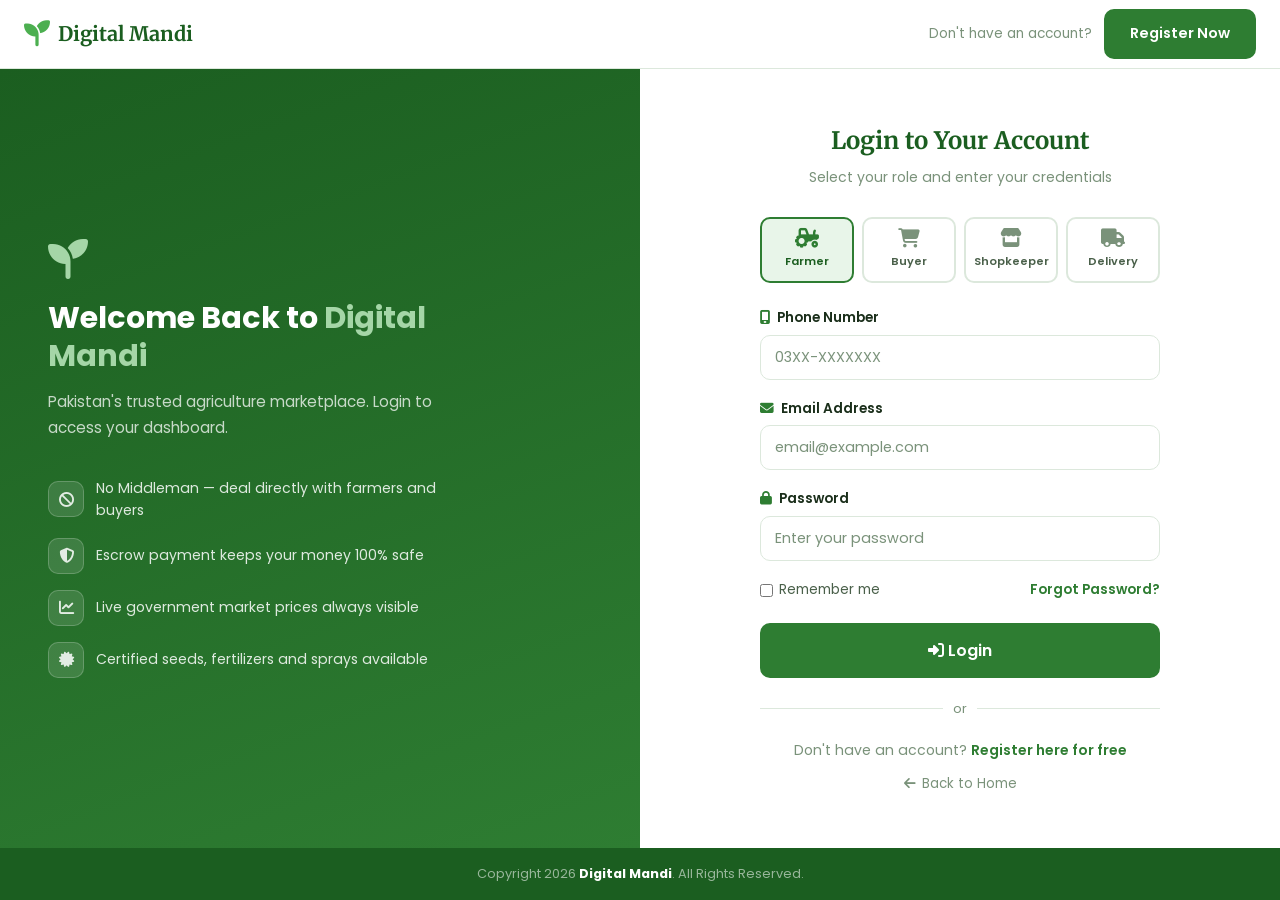
<file: pages/login.html>
<!DOCTYPE html>
<html lang="en">
<head>
  <meta charset="UTF-8" />
  <meta name="viewport" content="width=device-width, initial-scale=1.0" />
  <title>Login - Digital Mandi</title>

  <!-- Font Awesome Icons - FREE CDN -->
  <link rel="stylesheet" href="https://cdnjs.cloudflare.com/ajax/libs/font-awesome/6.5.0/css/all.min.css" />

  <link rel="stylesheet" href="../css/login.css" />
</head>
<body>

  <!-- ============================================================
       NAVBAR
  ============================================================ -->
  <nav class="navbar">
    <div class="navbar-inner">

      <div class="navbar-logo">
        <a href="../index.html">
          <i class="fa-solid fa-seedling" style="font-size: 26px; color: #4CAF50;"></i>
          <span class="logo-text">Digital Mandi</span>
        </a>
      </div>

      <div class="navbar-actions">
        <span class="navbar-hint">Don't have an account?</span>
        <a href="register.html" class="btn btn-primary">Register Now</a>
      </div>

    </div>
  </nav>


  <!-- ============================================================
       MAIN LOGIN AREA
       Two columns: Left info panel + Right form
  ============================================================ -->
  <main class="login-page">

    <!-- LEFT PANEL -->
    <div class="login-left">

      <div class="login-left-content">
        <i class="fa-solid fa-seedling left-logo-icon"></i>
        <h2>Welcome Back to <span>Digital Mandi</span></h2>
        <p>Pakistan's trusted agriculture marketplace. Login to access your dashboard.</p>

        <ul class="left-benefits">
          <li>
            <i class="fa-solid fa-ban"></i>
            <span>No Middleman — deal directly with farmers and buyers</span>
          </li>
          <li>
            <i class="fa-solid fa-shield-halved"></i>
            <span>Escrow payment keeps your money 100% safe</span>
          </li>
          <li>
            <i class="fa-solid fa-chart-line"></i>
            <span>Live government market prices always visible</span>
          </li>
          <li>
            <i class="fa-solid fa-certificate"></i>
            <span>Certified seeds, fertilizers and sprays available</span>
          </li>
        </ul>
      </div>

    </div>


    <!-- RIGHT PANEL: LOGIN FORM -->
    <div class="login-right">
      <div class="login-form-box">

        <!-- Header -->
        <div class="form-header">
          <h3>Login to Your Account</h3>
          <p>Select your role and enter your credentials</p>
        </div>

        <!-- ROLE SELECTOR -->
        <!-- Pure CSS trick: hidden radio input + label -->
        <!-- When radio is checked, its label turns green automatically -->
        <div class="role-selector">

          <input type="radio" name="role" id="role-farmer" value="farmer" checked />
          <label for="role-farmer" class="role-btn">
            <i class="fa-solid fa-tractor"></i>
            <span>Farmer</span>
          </label>

          <input type="radio" name="role" id="role-buyer" value="buyer" />
          <label for="role-buyer" class="role-btn">
            <i class="fa-solid fa-cart-shopping"></i>
            <span>Buyer</span>
          </label>

          <input type="radio" name="role" id="role-shopkeeper" value="shopkeeper" />
          <label for="role-shopkeeper" class="role-btn">
            <i class="fa-solid fa-store"></i>
            <span>Shopkeeper</span>
          </label>

          <input type="radio" name="role" id="role-delivery" value="delivery" />
          <label for="role-delivery" class="role-btn">
            <i class="fa-solid fa-truck"></i>
            <span>Delivery</span>
          </label>

        </div>


        <!-- LOGIN FORM -->
        <!-- onsubmit calls handleLogin() from login.js - no page reload -->
        <form id="loginForm" onsubmit="handleLogin(event)" class="login-form">

          <!-- Phone Number -->
          <div class="form-group">
            <label for="phone" class="form-label">
              <i class="fa-solid fa-mobile-screen"></i> Phone Number
            </label>
            <input
              type="tel"
              id="phone"
              name="phone"
              class="form-input"
              placeholder="03XX-XXXXXXX"
              required
            />
          </div>

          <!-- Email -->
          <div class="form-group">
            <label for="email" class="form-label">
              <i class="fa-solid fa-envelope"></i> Email Address
            </label>
            <input
              type="email"
              id="email"
              name="email"
              class="form-input"
              placeholder="email@example.com"
              required
            />
          </div>

          <!-- Password -->
          <div class="form-group">
            <label for="password" class="form-label">
              <i class="fa-solid fa-lock"></i> Password
            </label>
            <input
              type="password"
              id="password"
              name="password"
              class="form-input"
              placeholder="Enter your password"
              required
            />
          </div>

          <!-- Remember me + Forgot password -->
          <div class="form-row">
            <label class="remember-label">
              <input type="checkbox" name="remember" />
              Remember me
            </label>
            <a href="#" class="forgot-link">Forgot Password?</a>
          </div>

          <!-- Submit Button -->
          <button type="submit" id="login-btn" class="btn btn-primary btn-full">
            <i class="fa-solid fa-right-to-bracket"></i> Login
          </button>

          <!-- Message Box - hidden by default -->
          <!-- Shows green on success, red on wrong credentials -->
          <div id="msg-box" style="
            display: none;
            padding: 10px 14px;
            border-radius: 8px;
            font-size: 0.85rem;
            margin-top: 14px;
          "></div>

        </form>


        <!-- Divider -->
        <div class="divider">
          <span>or</span>
        </div>

        <!-- Register link -->
        <p class="register-link">
          Don't have an account? <a href="register.html">Register here for free</a>
        </p>

        <!-- Back to home -->
        <p class="back-home">
          <a href="../index.html">
            <i class="fa-solid fa-arrow-left"></i> Back to Home
          </a>
        </p>

      </div>
    </div>

  </main>


  <!-- ============================================================
       FOOTER
  ============================================================ -->
  <footer class="footer">
    <p>Copyright 2026 <strong>Digital Mandi</strong>. All Rights Reserved.</p>
  </footer>

  <!-- JS file - always at bottom before </body> -->
  <script src="../js/login.js"></script>

</body>
</html>
</file>
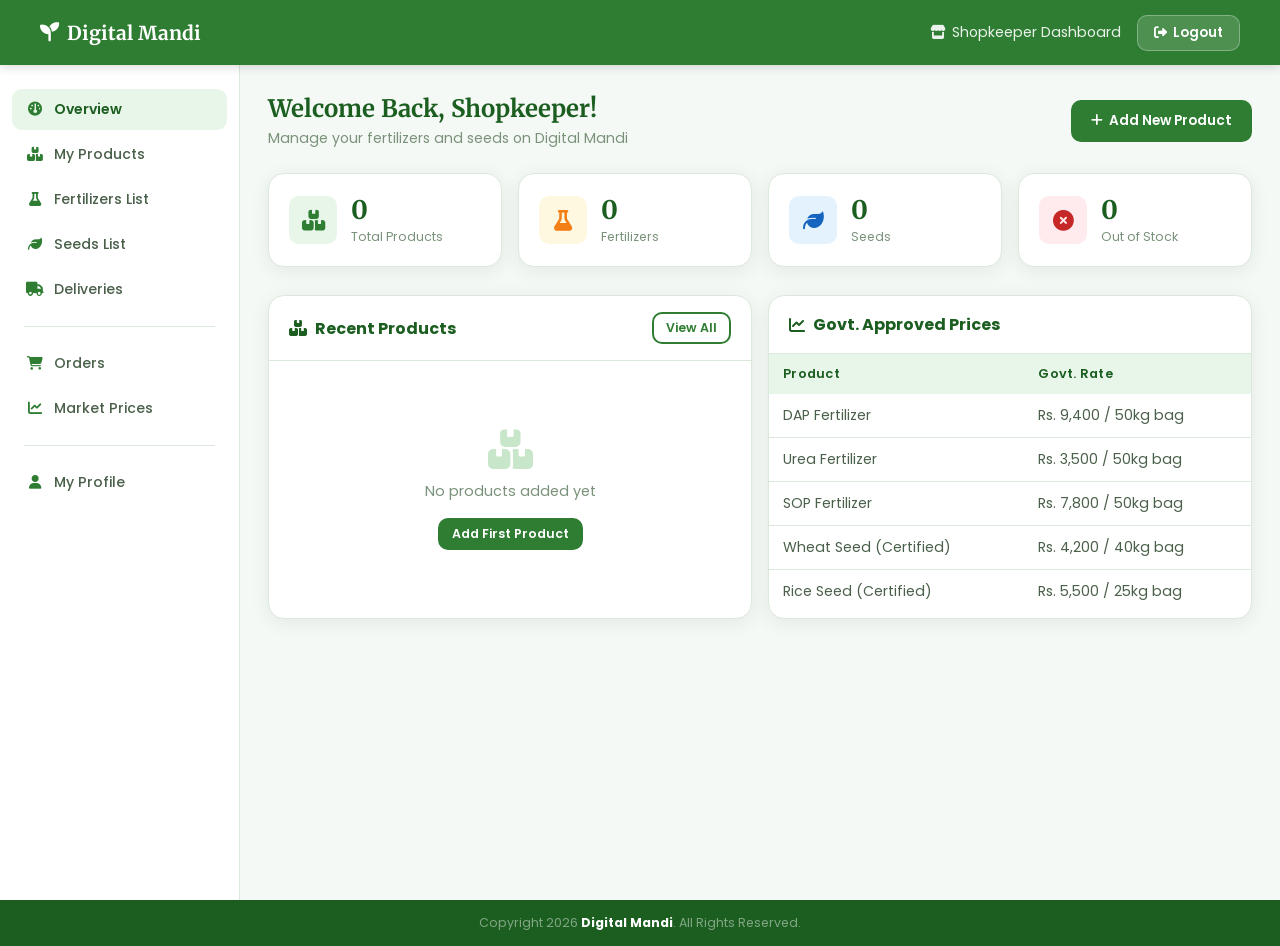
<file: pages/shopkeeper_dashboard.html>
<!DOCTYPE html>
<html lang="en">

<head>
    <meta charset="UTF-8" />
    <meta name="viewport" content="width=device-width, initial-scale=1.0" />
    <title>Shopkeeper Dashboard - Digital Mandi</title>
    <link rel="stylesheet" href="https://cdnjs.cloudflare.com/ajax/libs/font-awesome/6.5.0/css/all.min.css" />
    <link rel="stylesheet" href="../css/dashboard.css" />
</head>

<body>

    <!-- NAVBAR -->
    <nav class="navbar">
        <div class="navbar-inner">
            <div class="navbar-logo">
                <i class="fa-solid fa-seedling"></i>
                Digital Mandi
            </div>
            <div class="navbar-user">
                <span><i class="fa-solid fa-store"></i> Shopkeeper Dashboard</span>
                <a href="../api/auth/logout.php" class="logout-btn">
                    <i class="fa-solid fa-right-from-bracket"></i> Logout
                </a>
            </div>
        </div>
    </nav>

    <div class="dashboard-layout">

        <!-- SIDEBAR -->
        <aside class="sidebar">
            <ul class="sidebar-menu">
                <li class="sidebar-item active" onclick="showSection('section-overview', this)">
                    <i class="fa-solid fa-gauge"></i> Overview
                </li>
                <li class="sidebar-item" onclick="showSection('section-products', this)">
                    <i class="fa-solid fa-boxes-stacked"></i> My Products
                </li>
                <li class="sidebar-item" onclick="showSection('section-fertilizers', this)">
                    <i class="fa-solid fa-flask"></i> Fertilizers List
                </li>
                <li class="sidebar-item" onclick="showSection('section-seeds', this)">
                    <i class="fa-solid fa-leaf"></i> Seeds List
                </li>
                <li
                   class="sidebar-item"
                   onclick="showSection('section-deliveries', this)"
                   >
                   <i class="fa-solid fa-truck"></i> Deliveries
                </li>
                <div class="sidebar-divider"></div>
                <li class="sidebar-item" onclick="showSection('section-orders', this)">
                    <i class="fa-solid fa-cart-shopping"></i> Orders
                </li>
                <li class="sidebar-item" onclick="showSection('section-prices', this)">
                    <i class="fa-solid fa-chart-line"></i> Market Prices
                </li>
                <div class="sidebar-divider"></div>
                <li class="sidebar-item" onclick="showSection('section-profile', this)">
                    <i class="fa-solid fa-user"></i> My Profile
                </li>
            </ul>
        </aside>

        <!-- MAIN CONTENT -->
        <main class="main-content">


            <!-- SECTION 1: OVERVIEW -->
            <div id="section-overview" class="section-content">
                <div class="page-header">
                    <div>
                        <h2>Welcome Back, Shopkeeper!</h2>
                        <p>Manage your fertilizers and seeds on Digital Mandi</p>
                    </div>
                    <button class="btn btn-primary" onclick="showSection('section-products', null); showAddForm();">
                        <i class="fa-solid fa-plus"></i> Add New Product
                    </button>
                </div>

                <!-- Stats -->
                <div class="stats-row">
                    <div class="stat-card">
                        <div class="stat-icon green"><i class="fa-solid fa-boxes-stacked"></i></div>
                        <div>
                            <div class="stat-num" id="stat-total">0</div>
                            <div class="stat-label">Total Products</div>
                        </div>
                    </div>
                    <div class="stat-card">
                        <div class="stat-icon gold"><i class="fa-solid fa-flask"></i></div>
                        <div>
                            <div class="stat-num" id="stat-fertilizers">0</div>
                            <div class="stat-label">Fertilizers</div>
                        </div>
                    </div>
                    <div class="stat-card">
                        <div class="stat-icon blue"><i class="fa-solid fa-leaf"></i></div>
                        <div>
                            <div class="stat-num" id="stat-seeds">0</div>
                            <div class="stat-label">Seeds</div>
                        </div>
                    </div>
                    <div class="stat-card">
                        <div class="stat-icon red"><i class="fa-solid fa-circle-xmark"></i></div>
                        <div>
                            <div class="stat-num" id="stat-outofstock">0</div>
                            <div class="stat-label">Out of Stock</div>
                        </div>
                    </div>
                </div>

                <!-- Quick cards -->
                <div class="form-row-2">
                    <div class="card">
                        <div class="card-header">
                            <h4><i class="fa-solid fa-boxes-stacked"></i> Recent Products</h4>
                            <button class="btn btn-sm btn-outline" onclick="showSection('section-products', null)">View
                                All</button>
                        </div>
                        <div class="card-body">
                            <div class="empty-state">
                                <i class="fa-solid fa-boxes-stacked"></i>
                                <p>No products added yet</p>
                                <button class="btn btn-primary btn-sm"
                                    onclick="showSection('section-products', null); showAddForm();">Add First
                                    Product</button>
                            </div>
                        </div>
                    </div>

                    <div class="card">
                        <div class="card-header">
                            <h4><i class="fa-solid fa-chart-line"></i> Govt. Approved Prices</h4>
                        </div>
                        <div class="card-body" style="padding:0;">
                            <table class="data-table">
                                <thead>
                                    <tr>
                                        <th>Product</th>
                                        <th>Govt. Rate</th>
                                    </tr>
                                </thead>
                                <tbody>
                                    <tr>
                                        <td>DAP Fertilizer</td>
                                        <td>Rs. 9,400 / 50kg bag</td>
                                    </tr>
                                    <tr>
                                        <td>Urea Fertilizer</td>
                                        <td>Rs. 3,500 / 50kg bag</td>
                                    </tr>
                                    <tr>
                                        <td>SOP Fertilizer</td>
                                        <td>Rs. 7,800 / 50kg bag</td>
                                    </tr>
                                    <tr>
                                        <td>Wheat Seed (Certified)</td>
                                        <td>Rs. 4,200 / 40kg bag</td>
                                    </tr>
                                    <tr>
                                        <td>Rice Seed (Certified)</td>
                                        <td>Rs. 5,500 / 25kg bag</td>
                                    </tr>
                                </tbody>
                            </table>
                        </div>
                    </div>
                </div>
            </div>


            <!-- SECTION 2: MY PRODUCTS (CRUD) -->
            <div id="section-products" class="section-content" style="display:none;">
                <div class="page-header">
                    <div>
                        <h2>My Product Listings</h2>
                        <p>Add, edit or remove your fertilizer and seed products</p>
                    </div>
                    <button class="btn btn-primary" onclick="showAddForm()">
                        <i class="fa-solid fa-plus"></i> Add New Product
                    </button>
                </div>

                <!-- Add / Edit Form -->
                <div class="card" id="product-form-card" style="display:none;">
                    <div class="card-header">
                        <h4><i class="fa-solid fa-boxes-stacked"></i> <span id="form-title">Add New Product</span></h4>
                        <button class="btn btn-sm btn-outline" onclick="hideForm()">
                            <i class="fa-solid fa-xmark"></i> Cancel
                        </button>
                    </div>
                    <div class="card-body">
                        <form id="productForm" onsubmit="handleProductSubmit(event)">

                            <input type="hidden" id="product_id" name="product_id" value="" />

                            <div class="form-row-3">
                                <div class="form-group">
                                    <label class="form-label">Product Name</label>
                                    <select name="product_name" id="product_name" class="form-select" required>
                                        <option value="">Select Product</option>
                                        <optgroup label="── Fertilizers ──">
                                            <option>DAP Fertilizer</option>
                                            <option>Urea Fertilizer</option>
                                            <option>SOP Fertilizer</option>
                                            <option>NP Fertilizer</option>
                                            <option>CAN Fertilizer</option>
                                            <option>Potassium Sulphate (SOP)</option>
                                            <option>Ammonium Sulphate</option>
                                            <option>Zinc Sulphate</option>
                                        </optgroup>
                                        <optgroup label="── Seeds ──">
                                            <option>Wheat Seed (Gandum Beej)</option>
                                            <option>Rice Seed (Chawal Beej)</option>
                                            <option>Cotton Seed (Kapas Beej)</option>
                                            <option>Maize Seed (Makki Beej)</option>
                                            <option>Sugarcane Bud (Ganna)</option>
                                            <option>Sunflower Seed</option>
                                            <option>Canola Seed</option>
                                            <option>Potato Seed</option>
                                            <option>Onion Seed</option>
                                            <option>Tomato Seed</option>
                                        </optgroup>
                                        <option>Other</option>
                                    </select>
                                </div>
                                <div class="form-group">
                                    <label class="form-label">Category</label>
                                    <select name="category" id="category" class="form-select" required>
                                        <option value="">Select Category</option>
                                        <option value="fertilizer">Fertilizer</option>
                                        <option value="seed">Seed</option>
                                    </select>
                                </div>
                                <div class="form-group">
                                    <label class="form-label">Brand / Company</label>
                                    <input type="text" name="brand" id="brand" class="form-input"
                                        placeholder="e.g. Engro, FFC, ICI" />
                                </div>
                            </div>

                            <div class="form-row-3">
                                <div class="form-group">
                                    <label class="form-label">Quantity Available</label>
                                    <input type="number" name="quantity" id="quantity" class="form-input"
                                        placeholder="e.g. 100" required />
                                </div>
                                <div class="form-group">
                                    <label class="form-label">Unit</label>
                                    <select name="unit" id="unit" class="form-select" required>
                                        <option value="kg">kg</option>
                                        <option value="bag">bag (50kg)</option>
                                        <option value="sachet">sachet</option>
                                        <option value="litre">litre</option>
                                        <option value="packet">packet</option>
                                    </select>
                                </div>
                                <div class="form-group">
                                    <label class="form-label">Price per Unit (Rs.)</label>
                                    <input type="number" name="price" id="price" class="form-input"
                                        placeholder="e.g. 9400" required />
                                </div>
                            </div>

                            <div class="form-row-2">
                                <div class="form-group">
                                    <label class="form-label">Status</label>
                                    <select name="status" id="status" class="form-select">
                                        <option value="available">Available</option>
                                        <option value="out_of_stock">Out of Stock</option>
                                    </select>
                                </div>
                                <div class="form-group">
                                    <label class="form-label">Description (optional)</label>
                                    <input type="text" name="description" id="description" class="form-input"
                                        placeholder="Any extra details about this product..." />
                                </div>
                            </div>

                            <div id="form-msg" class="msg-box"></div>

                            <button type="submit" id="form-btn" class="btn btn-primary">
                                <i class="fa-solid fa-floppy-disk"></i> Save Product
                            </button>

                        </form>
                    </div>
                </div>

                <!-- Products Table -->
                <div class="card">
                    <div class="card-header">
                        <h4><i class="fa-solid fa-list"></i> All My Products</h4>
                    </div>
                    <div class="card-body" style="padding:0;">
                        <div id="products-container">
                            <div class="empty-state">
                                <i class="fa-solid fa-spinner fa-spin"></i>
                                <p>Loading your products...</p>
                            </div>
                        </div>
                    </div>
                </div>
            </div>


            <!-- SECTION 3: FERTILIZERS LIST (Reference) -->
            <div id="section-fertilizers" class="section-content" style="display:none;">
                <div class="page-header">
                    <div>
                        <h2>Famous Fertilizers in Pakistan</h2>
                        <p>Reference list of widely used fertilizers for farmers</p>
                    </div>
                    <button class="btn btn-primary" onclick="showSection('section-products', null); showAddForm();">
                        <i class="fa-solid fa-plus"></i> Add to My Products
                    </button>
                </div>
                <div class="card">
                    <div class="card-header">
                        <h4><i class="fa-solid fa-flask"></i> Commonly Used Fertilizers</h4>
                    </div>
                    <div class="card-body" style="padding:0;">
                        <table class="data-table">
                            <thead>
                                <tr>
                                    <th>#</th>
                                    <th>Fertilizer Name</th>
                                    <th>Urdu Name</th>
                                    <th>Type</th>
                                    <th>Best For</th>
                                    <th>Popular Brand</th>
                                    <th>Approx. Price</th>
                                </tr>
                            </thead>
                            <tbody>
                                <tr>
                                    <td>1</td>
                                    <td><strong>DAP</strong> (Di-Ammonium Phosphate)</td>
                                    <td>ڈی اے پی</td>
                                    <td><span class="badge badge-gold">Phosphate</span></td>
                                    <td>Wheat, Rice, Cotton</td>
                                    <td>Engro, FFC</td>
                                    <td>Rs. 9,400 / 50kg bag</td>
                                </tr>
                                <tr>
                                    <td>2</td>
                                    <td><strong>Urea</strong></td>
                                    <td>یوریا</td>
                                    <td><span class="badge badge-green">Nitrogen</span></td>
                                    <td>All crops</td>
                                    <td>Elengy, FFC Sona</td>
                                    <td>Rs. 3,500 / 50kg bag</td>
                                </tr>
                                <tr>
                                    <td>3</td>
                                    <td><strong>SOP</strong> (Sulphate of Potash)</td>
                                    <td>ایس او پی</td>
                                    <td><span class="badge badge-blue">Potash</span></td>
                                    <td>Potato, Cotton, Fruits</td>
                                    <td>ICI, Agritab</td>
                                    <td>Rs. 7,800 / 50kg bag</td>
                                </tr>
                                <tr>
                                    <td>4</td>
                                    <td><strong>NP Fertilizer</strong></td>
                                    <td>این پی کھاد</td>
                                    <td><span class="badge badge-gold">Compound</span></td>
                                    <td>Wheat, Sugarcane</td>
                                    <td>Engro Zarkhez</td>
                                    <td>Rs. 6,200 / 50kg bag</td>
                                </tr>
                                <tr>
                                    <td>5</td>
                                    <td><strong>CAN</strong> (Calcium Ammonium Nitrate)</td>
                                    <td>کیلشیم نائٹریٹ</td>
                                    <td><span class="badge badge-green">Nitrogen</span></td>
                                    <td>Vegetables, Fruits</td>
                                    <td>Agritab, Fauji</td>
                                    <td>Rs. 4,100 / 50kg bag</td>
                                </tr>
                                <tr>
                                    <td>6</td>
                                    <td><strong>Ammonium Sulphate</strong></td>
                                    <td>امونیم سلفیٹ</td>
                                    <td><span class="badge badge-green">Nitrogen</span></td>
                                    <td>Rice, Sugar Beet</td>
                                    <td>FFC</td>
                                    <td>Rs. 3,800 / 50kg bag</td>
                                </tr>
                                <tr>
                                    <td>7</td>
                                    <td><strong>Zinc Sulphate</strong></td>
                                    <td>زنک سلفیٹ</td>
                                    <td><span class="badge badge-blue">Micronutrient</span></td>
                                    <td>All crops (deficiency)</td>
                                    <td>Agritab</td>
                                    <td>Rs. 2,200 / 25kg bag</td>
                                </tr>
                                <tr>
                                    <td>8</td>
                                    <td><strong>SSP</strong> (Single Super Phosphate)</td>
                                    <td>ایس ایس پی</td>
                                    <td><span class="badge badge-gold">Phosphate</span></td>
                                    <td>Legumes, Oilseeds</td>
                                    <td>Multiple brands</td>
                                    <td>Rs. 2,800 / 50kg bag</td>
                                </tr>
                            </tbody>
                        </table>
                    </div>
                </div>
            </div>


            <!-- SECTION 4: SEEDS LIST (Reference) -->
            <div id="section-seeds" class="section-content" style="display:none;">
                <div class="page-header">
                    <div>
                        <h2>Famous Seeds in Pakistan</h2>
                        <p>Reference list of certified and popular seeds for farmers</p>
                    </div>
                    <button class="btn btn-primary" onclick="showSection('section-products', null); showAddForm();">
                        <i class="fa-solid fa-plus"></i> Add to My Products
                    </button>
                </div>
                <div class="card">
                    <div class="card-header">
                        <h4><i class="fa-solid fa-leaf"></i> Certified & Popular Seeds</h4>
                    </div>
                    <div class="card-body" style="padding:0;">
                        <table class="data-table">
                            <thead>
                                <tr>
                                    <th>#</th>
                                    <th>Seed Name</th>
                                    <th>Urdu Name</th>
                                    <th>Crop Type</th>
                                    <th>Season</th>
                                    <th>Popular Variety</th>
                                    <th>Approx. Price</th>
                                </tr>
                            </thead>
                            <tbody>
                                <tr>
                                    <td>1</td>
                                    <td><strong>Wheat Seed</strong></td>
                                    <td>گندم بیج</td>
                                    <td><span class="badge badge-green">Food Crop</span></td>
                                    <td>Rabi (Oct–Nov)</td>
                                    <td>Galaxy-13, Sehar-06, TD-1</td>
                                    <td>Rs. 4,200 / 40kg bag</td>
                                </tr>
                                <tr>
                                    <td>2</td>
                                    <td><strong>Rice Seed</strong></td>
                                    <td>چاول بیج</td>
                                    <td><span class="badge badge-green">Food Crop</span></td>
                                    <td>Kharif (May–Jun)</td>
                                    <td>Basmati 515, Super Basmati</td>
                                    <td>Rs. 5,500 / 25kg bag</td>
                                </tr>
                                <tr>
                                    <td>3</td>
                                    <td><strong>Cotton Seed</strong></td>
                                    <td>کپاس بیج</td>
                                    <td><span class="badge badge-gold">Cash Crop</span></td>
                                    <td>Kharif (Apr–May)</td>
                                    <td>IR-3701, CIM-573, Cyto</td>
                                    <td>Rs. 1,800 / packet</td>
                                </tr>
                                <tr>
                                    <td>4</td>
                                    <td><strong>Maize Seed</strong></td>
                                    <td>مکئی بیج</td>
                                    <td><span class="badge badge-green">Food Crop</span></td>
                                    <td>Kharif (Apr–May)</td>
                                    <td>Pioneer 30Y87, DK-6142</td>
                                    <td>Rs. 3,200 / 10kg bag</td>
                                </tr>
                                <tr>
                                    <td>5</td>
                                    <td><strong>Sugarcane Bud</strong></td>
                                    <td>گنا</td>
                                    <td><span class="badge badge-gold">Cash Crop</span></td>
                                    <td>Spring (Feb–Mar)</td>
                                    <td>CPF-237, HSF-240</td>
                                    <td>Rs. 850 / maund</td>
                                </tr>
                                <tr>
                                    <td>6</td>
                                    <td><strong>Sunflower Seed</strong></td>
                                    <td>سورج مکھی بیج</td>
                                    <td><span class="badge badge-gold">Oilseed</span></td>
                                    <td>Spring / Kharif</td>
                                    <td>Hysun-33, SF-187</td>
                                    <td>Rs. 2,400 / 5kg bag</td>
                                </tr>
                                <tr>
                                    <td>7</td>
                                    <td><strong>Canola / Rapeseed</strong></td>
                                    <td>سرسوں بیج</td>
                                    <td><span class="badge badge-gold">Oilseed</span></td>
                                    <td>Rabi (Sep–Oct)</td>
                                    <td>Dunkeld, Oscar</td>
                                    <td>Rs. 1,900 / 5kg bag</td>
                                </tr>
                                <tr>
                                    <td>8</td>
                                    <td><strong>Potato Seed</strong></td>
                                    <td>آلو بیج</td>
                                    <td><span class="badge badge-blue">Vegetable</span></td>
                                    <td>Rabi (Oct–Nov)</td>
                                    <td>Cardinal, Diamant, Asterix</td>
                                    <td>Rs. 6,000 / 50kg bag</td>
                                </tr>
                                <tr>
                                    <td>9</td>
                                    <td><strong>Onion Seed</strong></td>
                                    <td>پیاز بیج</td>
                                    <td><span class="badge badge-blue">Vegetable</span></td>
                                    <td>Both seasons</td>
                                    <td>Phulkara, Desi Red</td>
                                    <td>Rs. 900 / 500g packet</td>
                                </tr>
                                <tr>
                                    <td>10</td>
                                    <td><strong>Tomato Seed</strong></td>
                                    <td>ٹماٹر بیج</td>
                                    <td><span class="badge badge-blue">Vegetable</span></td>
                                    <td>Both seasons</td>
                                    <td>Roma VF, First Class F1</td>
                                    <td>Rs. 1,200 / 100g packet</td>
                                </tr>
                            </tbody>
                        </table>
                    </div>
                </div>
            </div>

            <!-- SECTION: DELIVERIES -->
<div id="section-deliveries" class="section-content" style="display:none;">
  <div class="page-header">
    <div>
      <h2>Available Delivery Services</h2>
      <p>Find delivery men to transport your goods safely</p>
    </div>
  </div>
  <div id="delivery-routes-container">
    <div class="empty-state">
      <i class="fa-solid fa-spinner fa-spin"></i>
      <p>Loading delivery routes...</p>
    </div>
  </div>
</div>

            <!-- SECTION 5: ORDERS -->
            <div id="section-orders" class="section-content" style="display:none;">
                <div class="page-header">
                    <div>
                        <h2>Customer Orders</h2>
                        <p>Farmers interested in buying your products</p>
                    </div>
                </div>
                <div class="card">
                    <div class="card-body">
                        <div class="empty-state">
                            <i class="fa-solid fa-cart-shopping"></i>
                            <p>No orders received yet. Add products to start receiving orders!</p>
                            <button class="btn btn-primary btn-sm" onclick="showSection('section-products', null)">Go to
                                My Products</button>
                        </div>
                    </div>
                </div>
            </div>


            <!-- SECTION 6: MARKET PRICES -->
            <div id="section-prices" class="section-content" style="display:none;">
                <div class="page-header">
                    <div>
                        <h2>Government Prices — Inputs</h2>
                        <p>Official approved rates for fertilizers &amp; seeds — Last updated: April 2026</p>
                    </div>
                </div>
                <div class="card">
                    <div class="card-body" style="padding:0;">
                        <table class="data-table">
                            <thead>
                                <tr>
                                    <th>Product</th>
                                    <th>Unit</th>
                                    <th>Govt. Price (Rs.)</th>
                                    <th>Category</th>
                                </tr>
                            </thead>
                            <tbody>
                                <tr>
                                    <td>DAP Fertilizer</td>
                                    <td>50 kg bag</td>
                                    <td><strong>9,400</strong></td>
                                    <td><span class="badge badge-gold">Fertilizer</span></td>
                                </tr>
                                <tr>
                                    <td>Urea Fertilizer</td>
                                    <td>50 kg bag</td>
                                    <td><strong>3,500</strong></td>
                                    <td><span class="badge badge-gold">Fertilizer</span></td>
                                </tr>
                                <tr>
                                    <td>SOP Fertilizer</td>
                                    <td>50 kg bag</td>
                                    <td><strong>7,800</strong></td>
                                    <td><span class="badge badge-gold">Fertilizer</span></td>
                                </tr>
                                <tr>
                                    <td>NP Fertilizer</td>
                                    <td>50 kg bag</td>
                                    <td><strong>6,200</strong></td>
                                    <td><span class="badge badge-gold">Fertilizer</span></td>
                                </tr>
                                <tr>
                                    <td>CAN Fertilizer</td>
                                    <td>50 kg bag</td>
                                    <td><strong>4,100</strong></td>
                                    <td><span class="badge badge-gold">Fertilizer</span></td>
                                </tr>
                                <tr>
                                    <td>Certified Wheat Seed</td>
                                    <td>40 kg bag</td>
                                    <td><strong>4,200</strong></td>
                                    <td><span class="badge badge-green">Seed</span></td>
                                </tr>
                                <tr>
                                    <td>Certified Rice Seed</td>
                                    <td>25 kg bag</td>
                                    <td><strong>5,500</strong></td>
                                    <td><span class="badge badge-green">Seed</span></td>
                                </tr>
                                <tr>
                                    <td>Cotton Seed (hybrid)</td>
                                    <td>packet</td>
                                    <td><strong>1,800</strong></td>
                                    <td><span class="badge badge-green">Seed</span></td>
                                </tr>
                                <tr>
                                    <td>Certified Maize Seed</td>
                                    <td>10 kg bag</td>
                                    <td><strong>3,200</strong></td>
                                    <td><span class="badge badge-green">Seed</span></td>
                                </tr>
                            </tbody>
                        </table>
                    </div>
                </div>
            </div>


            <!-- SECTION 7: PROFILE -->
            <div id="section-profile" class="section-content" style="display:none;">
                <div class="page-header">
                    <div>
                        <h2>My Profile</h2>
                        <p>Your shop account information</p>
                    </div>
                </div>
                <div class="card">
                    <div class="card-body">
                        <div class="empty-state">
                            <i class="fa-solid fa-store"></i>
                            <p>Profile details coming soon.</p>
                        </div>
                    </div>
                </div>
            </div>


        </main>
    </div>

    <!-- FOOTER -->
    <footer class="footer">
        <p>Copyright 2026 <strong>Digital Mandi</strong>. All Rights Reserved.</p>
    </footer>

    <script src="../js/shopkeeper_dashboard.js"></script>

</body>

</html>
</file>
<file: css/admin-login.css>
/* ============================================================
 *  Digital Mandi — admin-login.css
 *  Dedicated secure login for administrators.
 *  ============================================================ */

/* ── GOOGLE FONTS ── */
@import url('https://fonts.googleapis.com/css2?family=Poppins:wght@400;500;600;700&family=Merriweather:wght@700&display=swap');

/* ── CSS VARIABLES ── */
:root {
    --green-dark:    #1B5E20;
    --green-main:    #2E7D32;
    --green-pale:    #E8F5E9;
    --white:         #FFFFFF;
    --bg:            #F5F9F5;
    --text-dark:     #1A2E1A;
    --text-mid:      #4A604A;
    --text-light:    #7A927A;
    --border:        #DCE8DC;

    --font-heading:  'Merriweather', Georgia, serif;
    --font-body:     'Poppins', sans-serif;

    --radius:        8px;
    --radius-lg:     12px;
    --shadow:        0 8px 30px rgba(0, 0, 0, 0.12);
}

/* ── RESET & BASE ── */
*, *::before, *::after {
    box-sizing: border-box;
    margin: 0;
    padding: 0;
}

body {
    font-family: var(--font-body);
    background: linear-gradient(135deg, var(--green-dark) 0%, var(--text-dark) 100%);
    color: var(--text-dark);
    font-size: 15px;
    min-height: 100vh;
    display: flex;
    align-items: center;
    justify-content: center;
    padding: 20px;
}

a {
    text-decoration: none;
    color: inherit;
}

/* ── ADMIN CARD ── */
.admin-login-container {
    width: 100%;
    max-width: 420px;
}

.admin-card {
    background-color: var(--white);
    padding: 40px 35px;
    border-radius: var(--radius-lg);
    box-shadow: var(--shadow);
    border-top: 5px solid var(--green-main);
}

/* ── HEADER ── */
.admin-header {
    text-align: center;
    margin-bottom: 30px;
}

.logo {
    display: flex;
    align-items: center;
    justify-content: center;
    gap: 8px;
    color: var(--green-main);
    font-size: 1.2rem;
    margin-bottom: 15px;
}

.logo h2 {
    font-family: var(--font-heading);
    font-size: 1.4rem;
    font-weight: 700;
    color: var(--green-dark);
}

.admin-header h3 {
    font-size: 1.2rem;
    font-weight: 600;
    color: var(--text-dark);
    margin-bottom: 5px;
}

.admin-header p {
    color: #d32f2f; /* A subtle red to indicate restricted access */
    font-size: 0.85rem;
    font-weight: 500;
}

/* ── FORM ELEMENTS ── */
.form-group {
    margin-bottom: 20px;
}

.form-label {
    display: block;
    font-size: 0.85rem;
    font-weight: 600;
    color: var(--text-dark);
    margin-bottom: 8px;
}

.form-label i {
    color: var(--text-light);
    margin-right: 5px;
}

.form-input {
    width: 100%;
    padding: 12px 15px;
    border: 1.5px solid var(--border);
    border-radius: var(--radius);
    font-family: var(--font-body);
    font-size: 0.95rem;
    color: var(--text-dark);
    background-color: var(--bg);
    outline: none;
    transition: all 0.2s;
}

.form-input:focus {
    border-color: var(--green-main);
    background-color: var(--white);
    box-shadow: 0 0 0 3px rgba(46, 125, 50, 0.1);
}

/* ── ROW & LINKS ── */
.form-row {
    display: flex;
    align-items: center;
    justify-content: space-between;
    margin-bottom: 25px;
    font-size: 0.85rem;
}

.remember-label {
    display: flex;
    align-items: center;
    gap: 6px;
    color: var(--text-mid);
    cursor: pointer;
}

.forgot-link {
    color: var(--green-main);
    font-weight: 600;
}

.forgot-link:hover {
    text-decoration: underline;
}

/* ── BUTTON ── */
.btn {
    display: inline-flex;
    align-items: center;
    justify-content: center;
    gap: 8px;
    border-radius: var(--radius);
    font-family: var(--font-body);
    font-weight: 600;
    cursor: pointer;
    border: none;
    transition: all 0.2s;
}

.btn-primary {
    background-color: var(--green-main);
    color: var(--white);
}

.btn-primary:hover {
    background-color: var(--green-dark);
    transform: translateY(-1px);
}

.btn-full {
    width: 100%;
    padding: 14px;
    font-size: 1rem;
}

/* ── BACK LINK ── */
.back-link {
    text-align: center;
    margin-top: 25px;
    padding-top: 20px;
    border-top: 1px solid var(--border);
}

.back-link a {
    font-size: 0.85rem;
    color: var(--text-light);
    transition: color 0.2s;
}

.back-link a:hover {
    color: var(--white);
}
</file>
<file: css/dashboard.css>
/* ============================================================
   Digital Mandi — dashboard.css
   Shared styles for all role dashboards
   ============================================================ */

@import url('https://fonts.googleapis.com/css2?family=Poppins:wght@400;500;600;700&family=Merriweather:wght@700&display=swap');

/* ── Variables ── */
:root {
  --green-dark:   #1B5E20;
  --green-main:   #2E7D32;
  --green-light:  #4CAF50;
  --green-pale:   #E8F5E9;
  --green-border: #C8E6C9;
  --gold:         #F9A825;
  --white:        #FFFFFF;
  --bg:           #F5F9F5;
  --text-dark:    #1A2E1A;
  --text-mid:     #4A604A;
  --text-light:   #7A927A;
  --border:       #DCE8DC;
  --red:          #C62828;
  --red-pale:     #FFEBEE;
  --blue:         #1565C0;
  --blue-pale:    #E3F2FD;
  --font-heading: 'Merriweather', Georgia, serif;
  --font-body:    'Poppins', sans-serif;
  --radius:       10px;
  --radius-lg:    16px;
  --shadow:       0 4px 20px rgba(0,0,0,0.07);
}

/* ── Reset ── */
*, *::before, *::after { box-sizing: border-box; margin: 0; padding: 0; }
body { font-family: var(--font-body); background: var(--bg); color: var(--text-dark); font-size: 15px; }
a    { text-decoration: none; color: inherit; }
ul   { list-style: none; }

/* ── Navbar ── */
.navbar {
  background: var(--green-main);
  padding: 0 24px;
  position: sticky;
  top: 0;
  z-index: 100;
  box-shadow: 0 2px 10px rgba(0,0,0,0.15);
}
.navbar-inner {
  max-width: 1200px;
  margin: 0 auto;
  display: flex;
  align-items: center;
  justify-content: space-between;
  height: 65px;
}
.navbar-logo {
  display: flex;
  align-items: center;
  gap: 8px;
  color: white;
  font-family: var(--font-heading);
  font-size: 1.2rem;
  font-weight: 700;
}
.navbar-user {
  display: flex;
  align-items: center;
  gap: 16px;
  color: rgba(255,255,255,0.9);
  font-size: 0.88rem;
}
.navbar-user span { display: flex; align-items: center; gap: 6px; }
.logout-btn {
  background: rgba(255,255,255,0.15);
  color: white;
  border: 1px solid rgba(255,255,255,0.3);
  padding: 7px 16px;
  border-radius: var(--radius);
  font-size: 0.83rem;
  font-weight: 600;
  font-family: var(--font-body);
  cursor: pointer;
  transition: background 0.2s;
  display: flex;
  align-items: center;
  gap: 6px;
}
.logout-btn:hover { background: rgba(255,255,255,0.25); }

/* ── Layout ── */
.dashboard-layout {
  display: flex;
  min-height: calc(100vh - 65px);
}

/* ── Sidebar ── */
.sidebar {
  width: 240px;
  background: var(--white);
  border-right: 1px solid var(--border);
  padding: 24px 0;
  flex-shrink: 0;
}
.sidebar-menu { display: flex; flex-direction: column; gap: 4px; padding: 0 12px; }
.sidebar-item {
  display: flex;
  align-items: center;
  gap: 10px;
  padding: 10px 14px;
  border-radius: var(--radius);
  color: var(--text-mid);
  font-size: 0.88rem;
  font-weight: 500;
  cursor: pointer;
  transition: all 0.2s;
}
.sidebar-item:hover, .sidebar-item.active {
  background: var(--green-pale);
  color: var(--green-dark);
}
.sidebar-item.active { font-weight: 600; }
.sidebar-item i { width: 18px; text-align: center; color: var(--green-main); }
.sidebar-divider {
  height: 1px;
  background: var(--border);
  margin: 12px 12px;
}

/* ── Main Content ── */
.main-content {
  flex: 1;
  padding: 28px;
  overflow-x: hidden;
}
.page-header {
  margin-bottom: 24px;
  display: flex;
  align-items: center;
  justify-content: space-between;
  flex-wrap: wrap;
  gap: 12px;
}
.page-header h2 { font-family: var(--font-heading); color: var(--green-dark); font-size: 1.5rem; }
.page-header p  { color: var(--text-light); font-size: 0.88rem; margin-top: 4px; }

/* ── Stats Cards ── */
.stats-row {
  display: grid;
  grid-template-columns: repeat(4, 1fr);
  gap: 16px;
  margin-bottom: 28px;
}
.stat-card {
  background: var(--white);
  border: 1px solid var(--border);
  border-radius: var(--radius-lg);
  padding: 20px;
  display: flex;
  align-items: center;
  gap: 14px;
  box-shadow: var(--shadow);
}
.stat-icon {
  width: 48px; height: 48px;
  border-radius: var(--radius);
  display: flex; align-items: center; justify-content: center;
  font-size: 1.3rem;
  flex-shrink: 0;
}
.stat-icon.green  { background: var(--green-pale); color: var(--green-main); }
.stat-icon.gold   { background: #FFF8E1; color: #F57F17; }
.stat-icon.blue   { background: var(--blue-pale); color: var(--blue); }
.stat-icon.red    { background: var(--red-pale); color: var(--red); }
.stat-num   { font-size: 1.6rem; font-weight: 700; color: var(--green-dark); font-family: var(--font-heading); }
.stat-label { font-size: 0.78rem; color: var(--text-light); margin-top: 2px; }

/* ── Card ── */
.card {
  background: var(--white);
  border: 1px solid var(--border);
  border-radius: var(--radius-lg);
  box-shadow: var(--shadow);
  overflow: hidden;
  margin-bottom: 24px;
}
.card-header {
  padding: 16px 20px;
  border-bottom: 1px solid var(--border);
  display: flex;
  align-items: center;
  justify-content: space-between;
  gap: 12px;
}
.card-header h4 { font-size: 1rem; color: var(--green-dark); display: flex; align-items: center; gap: 8px; }
.card-body { padding: 20px; }

/* ── Buttons ── */
.btn {
  display: inline-flex;
  align-items: center;
  gap: 6px;
  padding: 9px 18px;
  border-radius: var(--radius);
  font-family: var(--font-body);
  font-size: 0.85rem;
  font-weight: 600;
  cursor: pointer;
  border: 2px solid transparent;
  transition: all 0.2s;
}
.btn-primary  { background: var(--green-main); color: white; border-color: var(--green-main); }
.btn-primary:hover  { background: var(--green-dark); }
.btn-outline  { background: transparent; color: var(--green-main); border-color: var(--green-main); }
.btn-outline:hover  { background: var(--green-pale); }
.btn-danger   { background: var(--red-pale); color: var(--red); border-color: #FFCDD2; }
.btn-danger:hover   { background: #FFCDD2; }
.btn-sm { padding: 5px 12px; font-size: 0.78rem; }

/* ── Table ── */
.data-table { width: 100%; border-collapse: collapse; font-size: 0.88rem; }
.data-table th {
  background: var(--green-pale);
  color: var(--green-dark);
  font-weight: 600;
  padding: 11px 14px;
  text-align: left;
  font-size: 0.8rem;
  letter-spacing: 0.02em;
}
.data-table td { padding: 11px 14px; border-bottom: 1px solid var(--border); color: var(--text-mid); vertical-align: middle; }
.data-table tr:last-child td { border-bottom: none; }
.data-table tr:hover td { background: #FAFFFE; }
.table-actions { display: flex; gap: 6px; }

/* ── Badge ── */
.badge {
  display: inline-flex; align-items: center;
  padding: 3px 10px;
  border-radius: 99px;
  font-size: 0.72rem;
  font-weight: 600;
}
.badge-green  { background: var(--green-pale); color: var(--green-dark); }
.badge-gold   { background: #FFF8E1; color: #7B5800; }
.badge-red    { background: var(--red-pale); color: var(--red); }
.badge-blue   { background: var(--blue-pale); color: var(--blue); }

/* ── Form ── */
.form-group   { margin-bottom: 16px; }
.form-label   { display: block; font-size: 0.82rem; font-weight: 600; color: var(--text-dark); margin-bottom: 5px; }
.form-input, .form-select {
  width: 100%; padding: 10px 13px;
  border: 1.5px solid var(--border);
  border-radius: var(--radius);
  font-family: var(--font-body); font-size: 0.88rem;
  color: var(--text-dark); background: var(--white);
  outline: none; transition: border-color 0.2s;
}
.form-input:focus, .form-select:focus { border-color: var(--green-main); box-shadow: 0 0 0 3px rgba(46,125,50,0.1); }
.form-input::placeholder { color: var(--text-light); }
.form-row-2 { display: grid; grid-template-columns: 1fr 1fr; gap: 0 16px; }
.form-row-3 { display: grid; grid-template-columns: 1fr 1fr 1fr; gap: 0 16px; }

/* ── Msg Box ── */
.msg-box {
  display: none;
  padding: 10px 14px;
  border-radius: var(--radius);
  font-size: 0.85rem;
  margin-bottom: 14px;
}
.msg-success { background: #D8F3DC; color: #1B4332; border: 1px solid #74C69D; display: block; }
.msg-error   { background: #FFF5F5; color: #C53030; border: 1px solid #FC8181; display: block; }

/* ── Empty State ── */
.empty-state { text-align: center; padding: 48px 20px; color: var(--text-light); }
.empty-state i { font-size: 2.5rem; margin-bottom: 12px; color: var(--green-border); display: block; }
.empty-state p { font-size: 0.9rem; margin-bottom: 16px; }

/* ── Footer ── */
.footer { background: var(--green-dark); padding: 14px 24px; text-align: center; }
.footer p { color: rgba(255,255,255,0.45); font-size: 0.78rem; }
.footer strong { color: white; }

/* ── Responsive ── */
@media (max-width: 900px) {
  .sidebar    { display: none; }
  .stats-row  { grid-template-columns: repeat(2, 1fr); }
  .form-row-2 { grid-template-columns: 1fr; }
  .form-row-3 { grid-template-columns: 1fr; }
}
@media (max-width: 540px) {
  .stats-row  { grid-template-columns: 1fr 1fr; }
  .main-content { padding: 16px; }
}
</file>
<file: css/login.css>
/* ============================================================
   Digital Mandi — login.css
   Login page styling only.
   Simple, clean, easy to read.
   ============================================================ */


/* ── 1. GOOGLE FONTS ── */
@import url('https://fonts.googleapis.com/css2?family=Poppins:wght@400;500;600;700&family=Merriweather:wght@700&display=swap');


/* ── 2. CSS VARIABLES ── */
:root {
  --green-dark:    #1B5E20;
  --green-main:    #2E7D32;
  --green-light:   #4CAF50;
  --green-pale:    #E8F5E9;
  --green-border:  #C8E6C9;

  --white:         #FFFFFF;
  --bg:            #F5F9F5;
  --text-dark:     #1A2E1A;
  --text-mid:      #4A604A;
  --text-light:    #7A927A;
  --border:        #DCE8DC;

  --font-heading:  'Merriweather', Georgia, serif;
  --font-body:     'Poppins', sans-serif;

  --radius:        10px;
  --radius-lg:     18px;
  --shadow:        0 4px 20px rgba(0, 0, 0, 0.08);
}


/* ── 3. RESET & BASE ── */
*,
*::before,
*::after {
  box-sizing: border-box;
  margin: 0;
  padding: 0;
}

body {
  font-family: var(--font-body);
  background-color: var(--bg);
  color: var(--text-dark);
  font-size: 15px;
  line-height: 1.6;
  min-height: 100vh;
  display: flex;
  flex-direction: column;
}

a {
  text-decoration: none;
  color: inherit;
}


/* ── 4. BUTTONS ── */
.btn {
  display: inline-block;
  padding: 11px 24px;
  border-radius: var(--radius);
  font-family: var(--font-body);
  font-size: 0.9rem;
  font-weight: 600;
  cursor: pointer;
  border: 2px solid transparent;
  transition: background 0.2s, color 0.2s, transform 0.2s;
}

.btn-primary {
  background-color: var(--green-main);
  color: var(--white);
  border-color: var(--green-main);
}

.btn-primary:hover {
  background-color: var(--green-dark);
  border-color: var(--green-dark);
  transform: translateY(-1px);
}

.btn-full {
  width: 100%;
  text-align: center;
  padding: 13px;
  font-size: 1rem;
}


/* ── 5. NAVBAR ── */
.navbar {
  background-color: var(--white);
  border-bottom: 1px solid var(--border);
  box-shadow: 0 2px 8px rgba(0, 0, 0, 0.05);
}

.navbar-inner {
  margin: 0 auto;
  padding: 0 24px;
  display: flex;
  align-items: center;
  justify-content: space-between;
  height: 68px;
}

.navbar-logo a {
  display: flex;
  align-items: center;
  gap: 8px;
}

.logo-text {
  font-family: var(--font-heading);
  font-size: 1.25rem;
  color: var(--green-dark);
  font-weight: 700;
}

.navbar-actions {
  display: flex;
  align-items: center;
  gap: 12px;
}

.navbar-hint {
  font-size: 0.85rem;
  color: var(--text-light);
}


/* ── 6. LOGIN PAGE LAYOUT ── */
/* Two columns: left green panel + right white form */
.login-page {
  flex: 1;
  display: grid;
  grid-template-columns: 1fr 1fr;
  min-height: calc(100vh - 68px - 56px);  /* minus navbar and footer */
}


/* ── 7. LEFT PANEL ── */
.login-left {
  background: linear-gradient(160deg, var(--green-dark) 0%, var(--green-main) 100%);
  padding: 60px 48px;
  display: flex;
  align-items: center;
}

.login-left-content {
  max-width: 400px;
}

.left-logo-icon {
  font-size: 2.5rem;
  color: #A5D6A7;
  margin-bottom: 20px;
  display: block;
}

.login-left h2 {
  color: var(--white);
  font-size: 1.9rem;
  margin-bottom: 14px;
  line-height: 1.25;
}

.login-left h2 span {
  color: #A5D6A7;
}

.login-left p {
  color: rgba(255, 255, 255, 0.75);
  font-size: 0.95rem;
  margin-bottom: 36px;
  line-height: 1.7;
}

/* Benefits list */
.left-benefits {
  list-style: none;
  display: flex;
  flex-direction: column;
  gap: 16px;
}

.left-benefits li {
  display: flex;
  align-items: center;
  gap: 12px;
  color: rgba(255, 255, 255, 0.85);
  font-size: 0.88rem;
}

.left-benefits li i {
  width: 36px;
  height: 36px;
  background-color: rgba(255, 255, 255, 0.12);
  border: 1px solid rgba(255, 255, 255, 0.2);
  border-radius: var(--radius);
  display: flex;
  align-items: center;
  justify-content: center;
  font-size: 0.95rem;
  flex-shrink: 0;
}


/* ── 8. RIGHT PANEL ── */
.login-right {
  background-color: var(--white);
  display: flex;
  align-items: center;
  justify-content: center;
  padding: 48px 32px;
}

.login-form-box {
  width: 100%;
  max-width: 400px;
}

/* Form heading */
.form-header {
  text-align: center;
  margin-bottom: 28px;
}

.form-header h3 {
  font-family: var(--font-heading);
  color: var(--green-dark);
  font-size: 1.5rem;
  margin-bottom: 6px;
}

.form-header p {
  color: var(--text-light);
  font-size: 0.88rem;
}


/* ── 9. ROLE SELECTOR ── */
.role-selector {
  display: grid;
  grid-template-columns: repeat(4, 1fr);
  gap: 8px;
  margin-bottom: 24px;
}

/* Radio input chhupo - dikhna nahi chahiye */
.role-selector input[type="radio"] {
  display: none;
}

/* Label ko button jaisa dikhao */
.role-btn {
  display: flex;
  flex-direction: column;
  align-items: center;
  gap: 5px;
  padding: 10px 6px;
  border: 2px solid var(--border);
  border-radius: var(--radius);
  cursor: pointer;
  background-color: var(--white);
  transition: border-color 0.2s, background 0.2s;
}

.role-btn i {
  font-size: 1.2rem;
  color: var(--text-light);
}

.role-btn span {
  font-size: 0.7rem;
  font-weight: 600;
  color: var(--text-mid);
  font-family: var(--font-body);
}

/* Jab radio checked ho tu uske baad wali label green ho jaye */
/* :checked + .role-btn matlab: checked radio ke theek baad wala label */
.role-selector input[type="radio"]:checked + .role-btn {
  border-color: var(--green-main);
  background-color: var(--green-pale);
}

.role-selector input[type="radio"]:checked + .role-btn i {
  color: var(--green-main);
}

.role-selector input[type="radio"]:checked + .role-btn span {
  color: var(--green-dark);
}

.role-btn:hover {
  border-color: var(--green-light);
  background-color: var(--green-pale);
}


/* ── 10. FORM ELEMENTS ── */
.login-form {
  display: flex;
  flex-direction: column;
  gap: 0;
}

.form-group {
  margin-bottom: 18px;
}

.form-label {
  display: block;
  font-size: 0.85rem;
  font-weight: 600;
  color: var(--text-dark);
  margin-bottom: 6px;
}

.form-label i {
  color: var(--green-main);
  margin-right: 4px;
}

.form-input {
  width: 100%;
  padding: 11px 14px;
  border: 1.5px solid var(--border);
  border-radius: var(--radius);
  font-family: var(--font-body);
  font-size: 0.9rem;
  color: var(--text-dark);
  background-color: var(--white);
  outline: none;
  transition: border-color 0.2s, box-shadow 0.2s;
}

.form-input:focus {
  border-color: var(--green-main);
  box-shadow: 0 0 0 3px rgba(46, 125, 50, 0.1);
}

.form-input::placeholder {
  color: var(--text-light);
}

/* Remember me + Forgot password row */
.form-row {
  display: flex;
  align-items: center;
  justify-content: space-between;
  margin-bottom: 22px;
  font-size: 0.85rem;
}

.remember-label {
  display: flex;
  align-items: center;
  gap: 6px;
  color: var(--text-mid);
  cursor: pointer;
}

.remember-label input {
  accent-color: var(--green-main);
  cursor: pointer;
}

.forgot-link {
  color: var(--green-main);
  font-weight: 600;
  font-size: 0.85rem;
}

.forgot-link:hover {
  text-decoration: underline;
}


/* ── 11. DIVIDER ── */
.divider {
  display: flex;
  align-items: center;
  gap: 10px;
  margin: 20px 0;
  color: var(--text-light);
  font-size: 0.82rem;
}

.divider::before,
.divider::after {
  content: '';
  flex: 1;
  height: 1px;
  background-color: var(--border);
}


/* ── 12. BOTTOM LINKS ── */
.register-link {
  text-align: center;
  font-size: 0.88rem;
  color: var(--text-light);
  margin-bottom: 12px;
}

.register-link a {
  color: var(--green-main);
  font-weight: 600;
}

.register-link a:hover {
  text-decoration: underline;
}

.back-home {
  text-align: center;
  font-size: 0.83rem;
}

.back-home a {
  color: var(--text-light);
  display: inline-flex;
  align-items: center;
  gap: 6px;
  transition: color 0.2s;
}

.back-home a:hover {
  color: var(--green-main);
}


/* ── 13. FOOTER ── */
.footer {
  background-color: var(--green-dark);
  padding: 16px 24px;
  text-align: center;
}

.footer p {
  color: rgba(255, 255, 255, 0.55);
  font-size: 0.8rem;
}

.footer strong {
  color: var(--white);
}


/* ── 14. RESPONSIVE ── */
@media (max-width: 768px) {
  .login-page {
    grid-template-columns: 1fr;
  }
  .navbar-inner {
    height: auto;
    min-height: 60px;
    padding: 10px 20px;
    gap:12px;
  }

  /* 2. Shrink the logo text slightly for mobile */
  .logo-text {
    font-size: 1.1rem;
    line-height: 1.2;
  }

  /* 3. Adjust the button padding and force text onto one line */
  .navbar .btn {
    padding: 8px 16px;
    font-size: 0.85rem;
    white-space: nowrap; /* This stops "Register Now" from breaking into two lines */
  }

  /* Left panel chhupo mobile par */
  .login-left {
    display: none;
  }

  .login-right {
    padding: 32px 20px;
  }

  .navbar-hint {
    display: none;
  }

  /* Role selector 3 columns on small screen */
  .role-selector {
    grid-template-columns: repeat(3, 1fr);
  }
}
</file>
